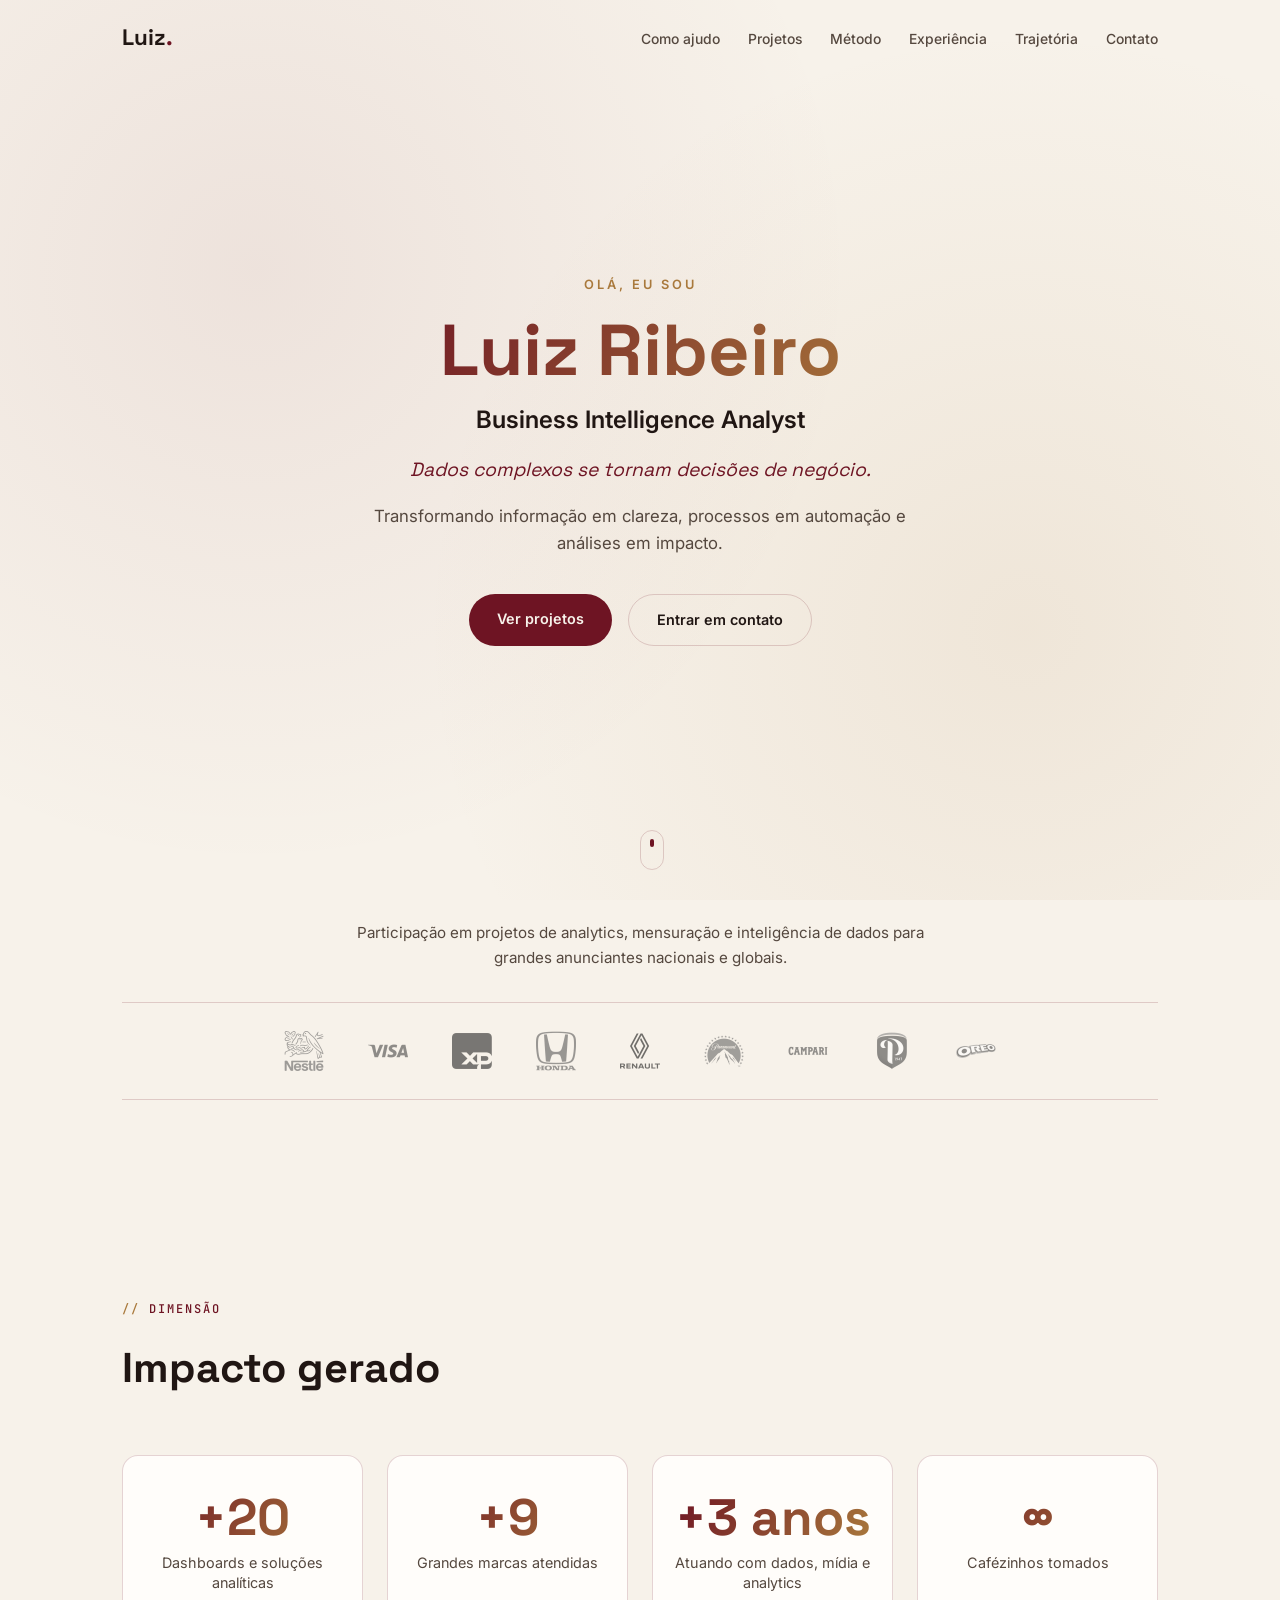
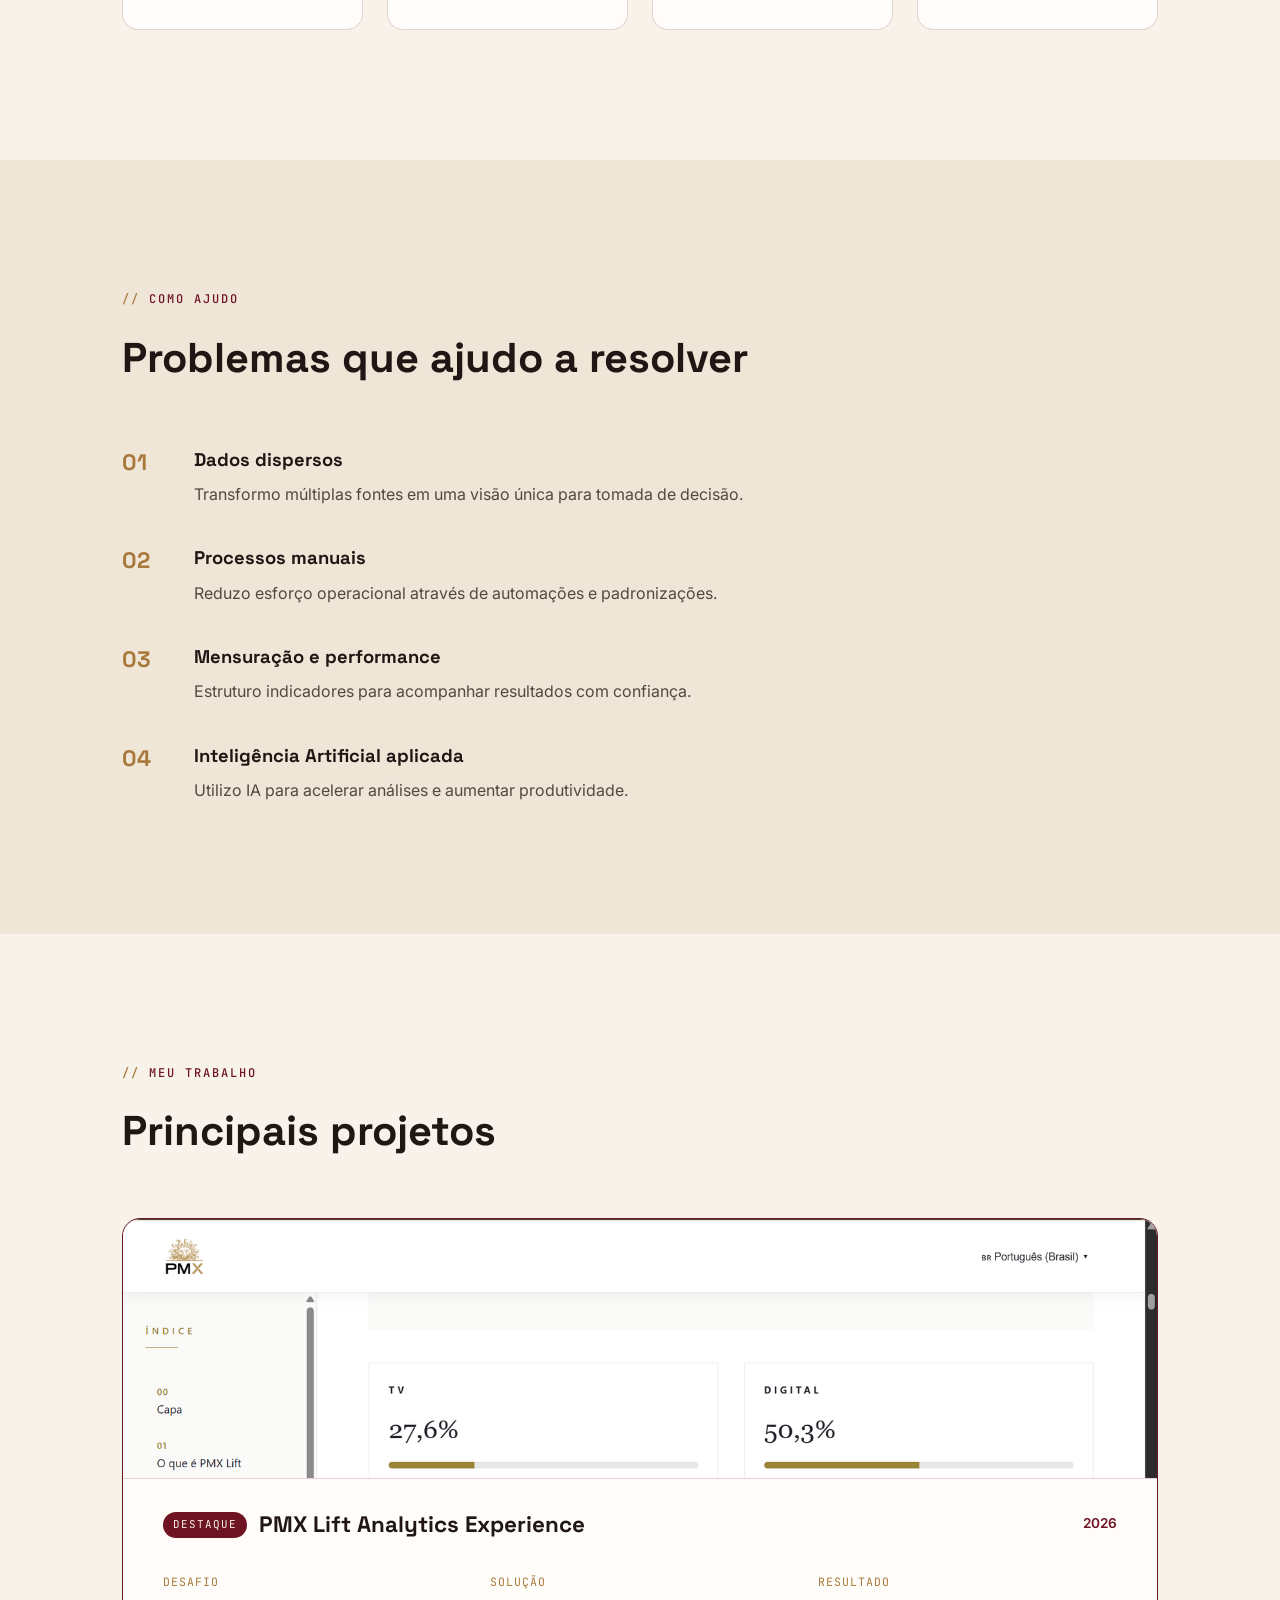
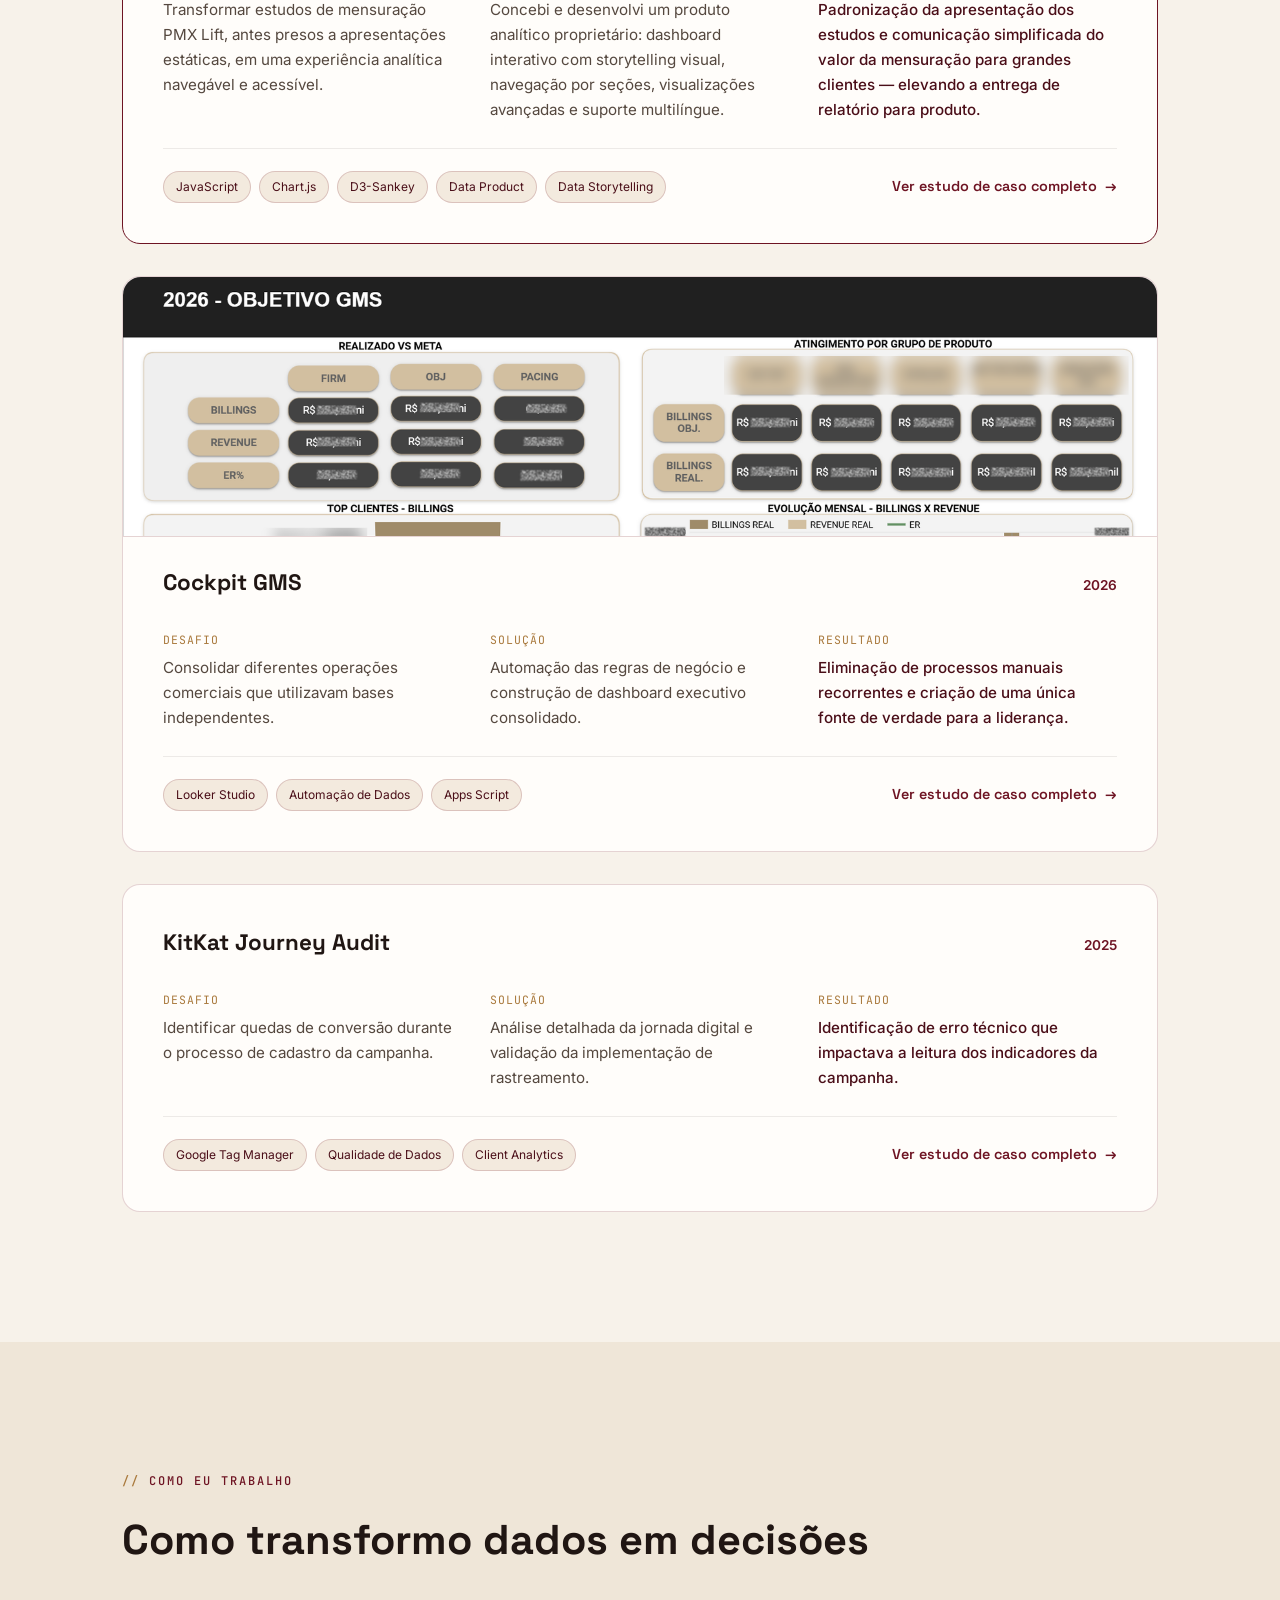
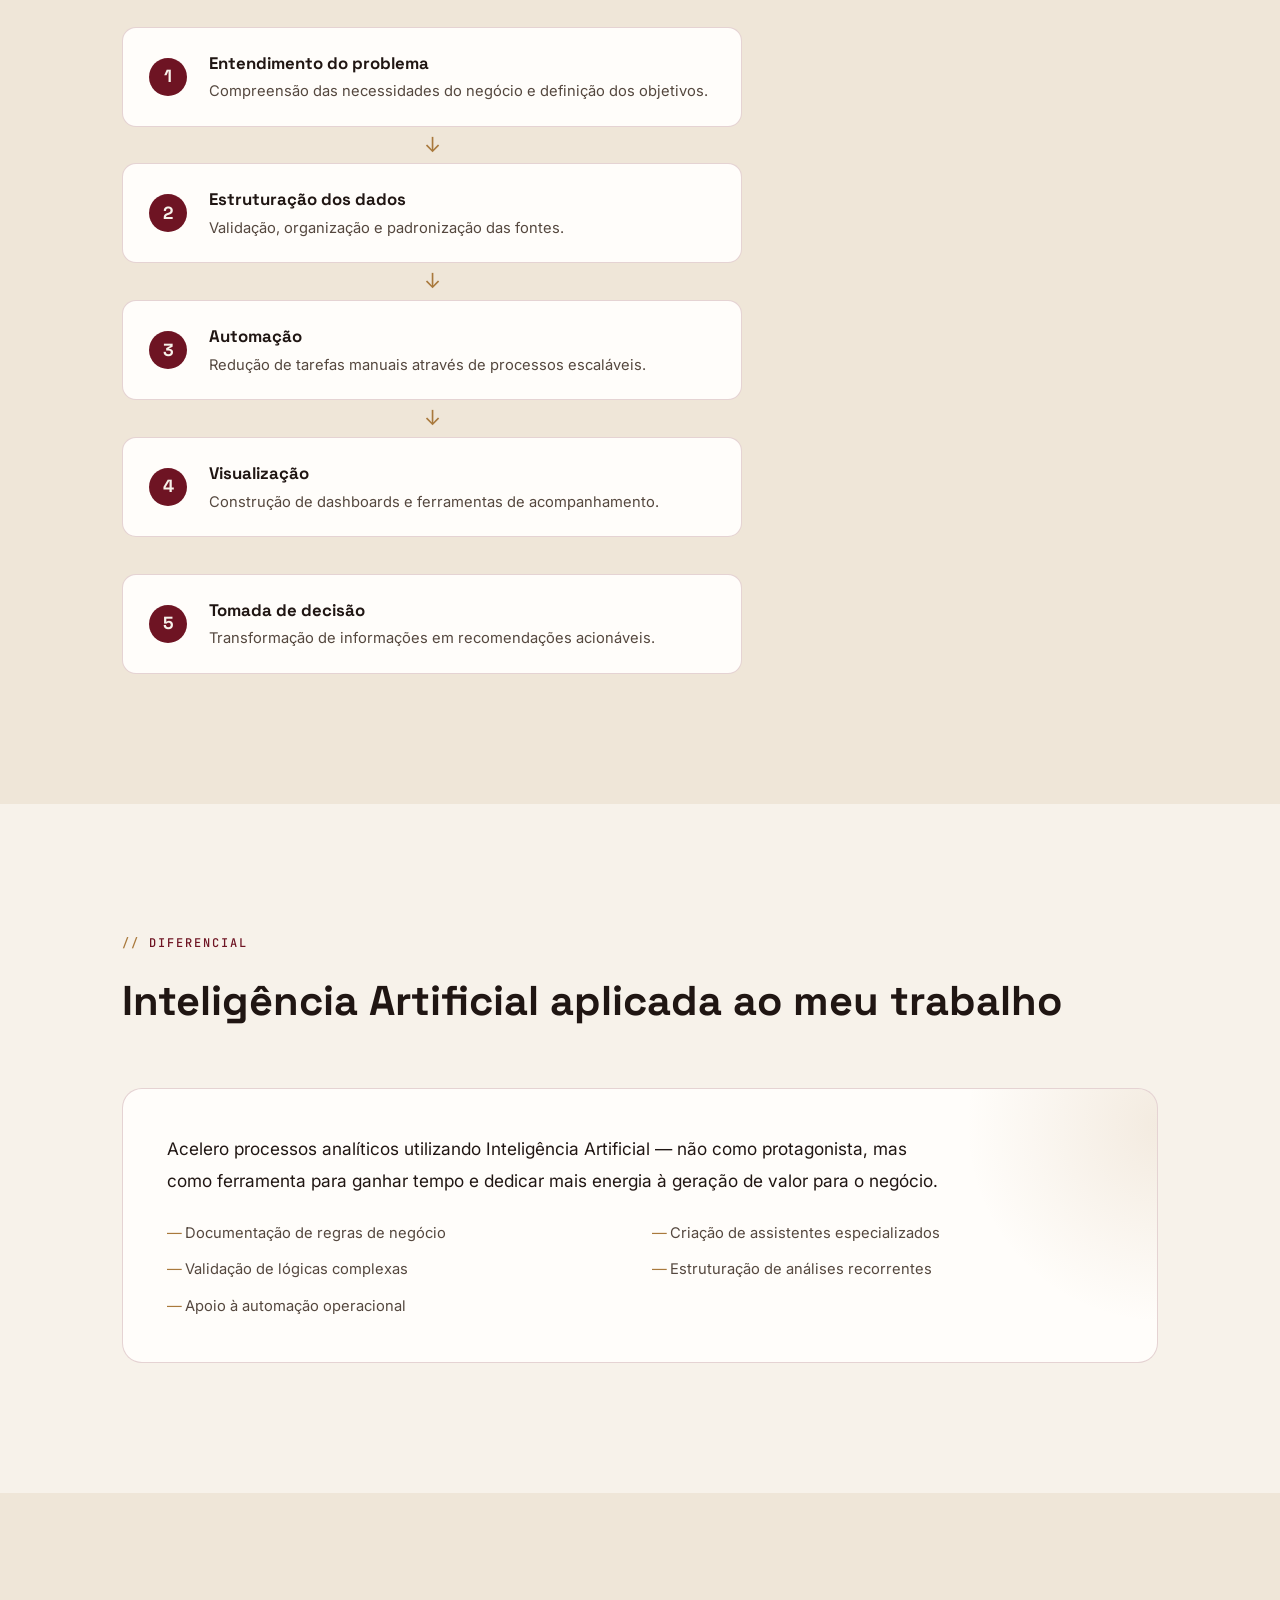
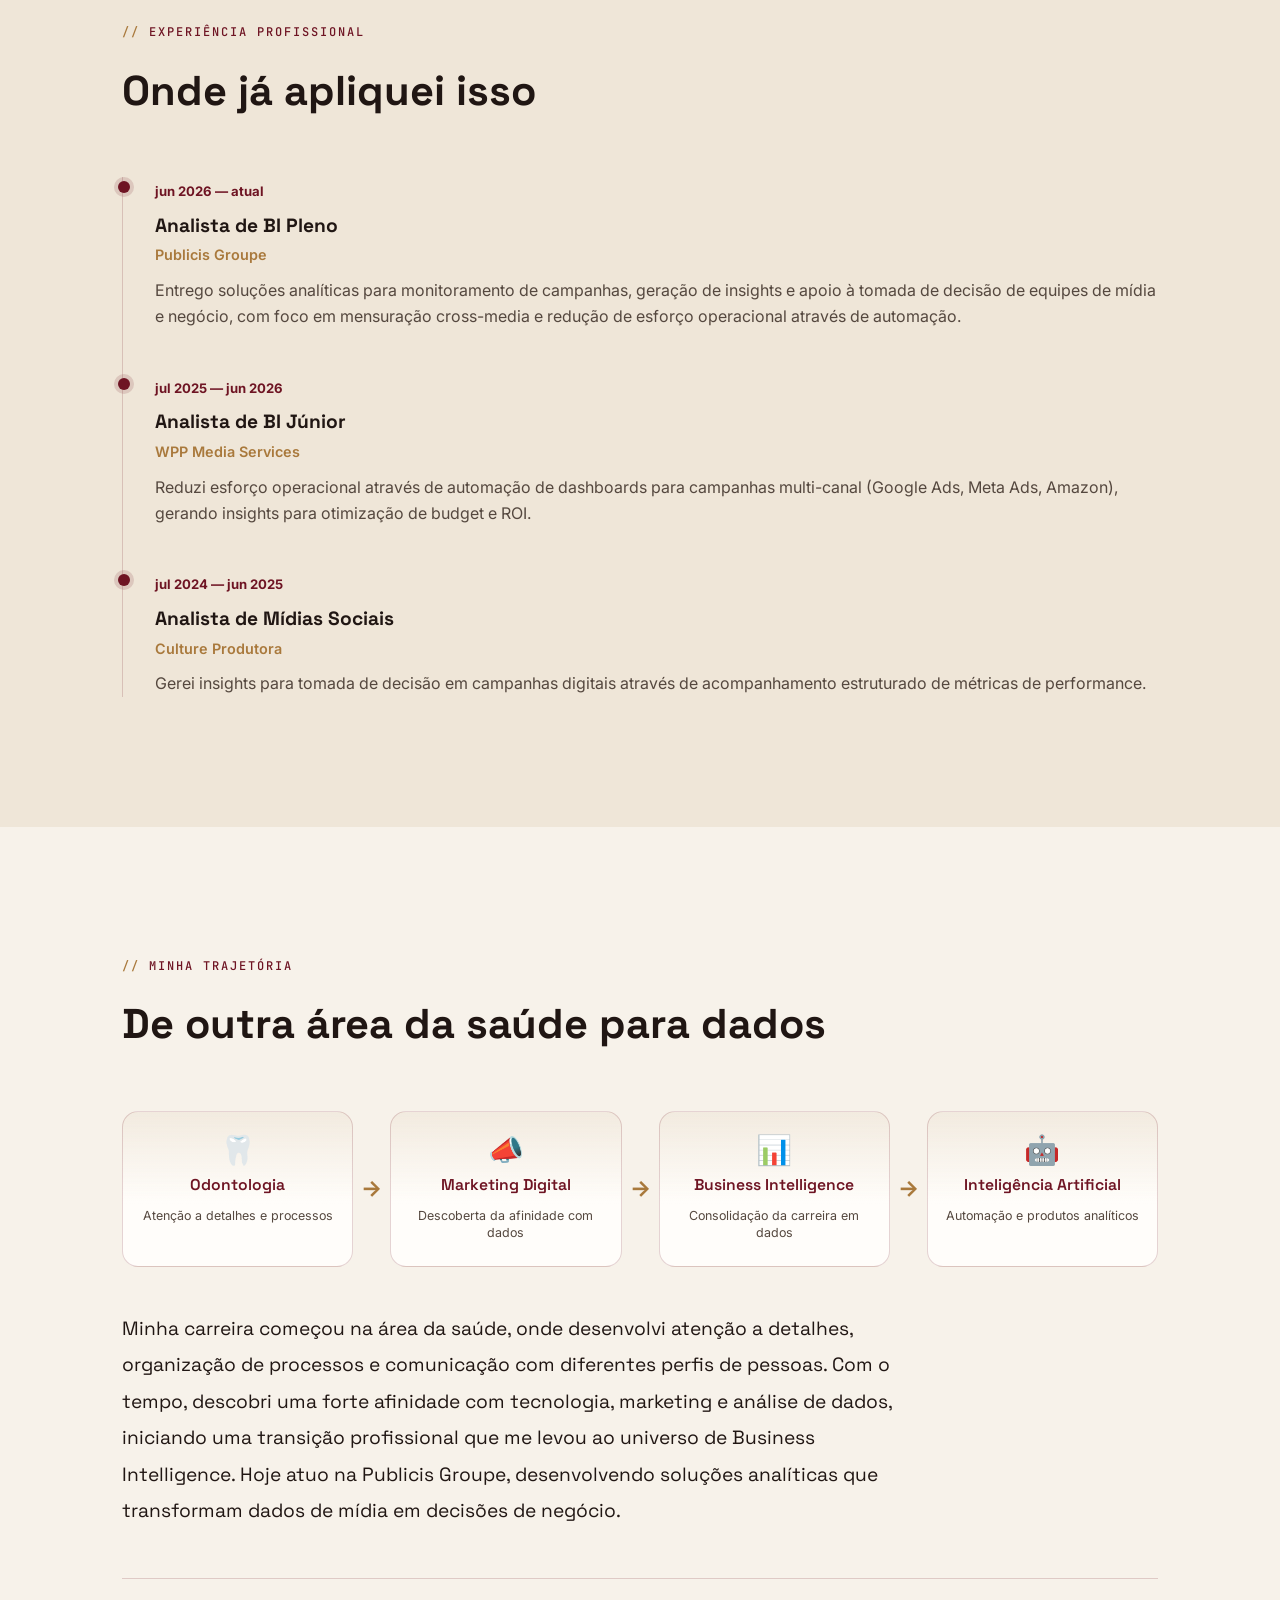
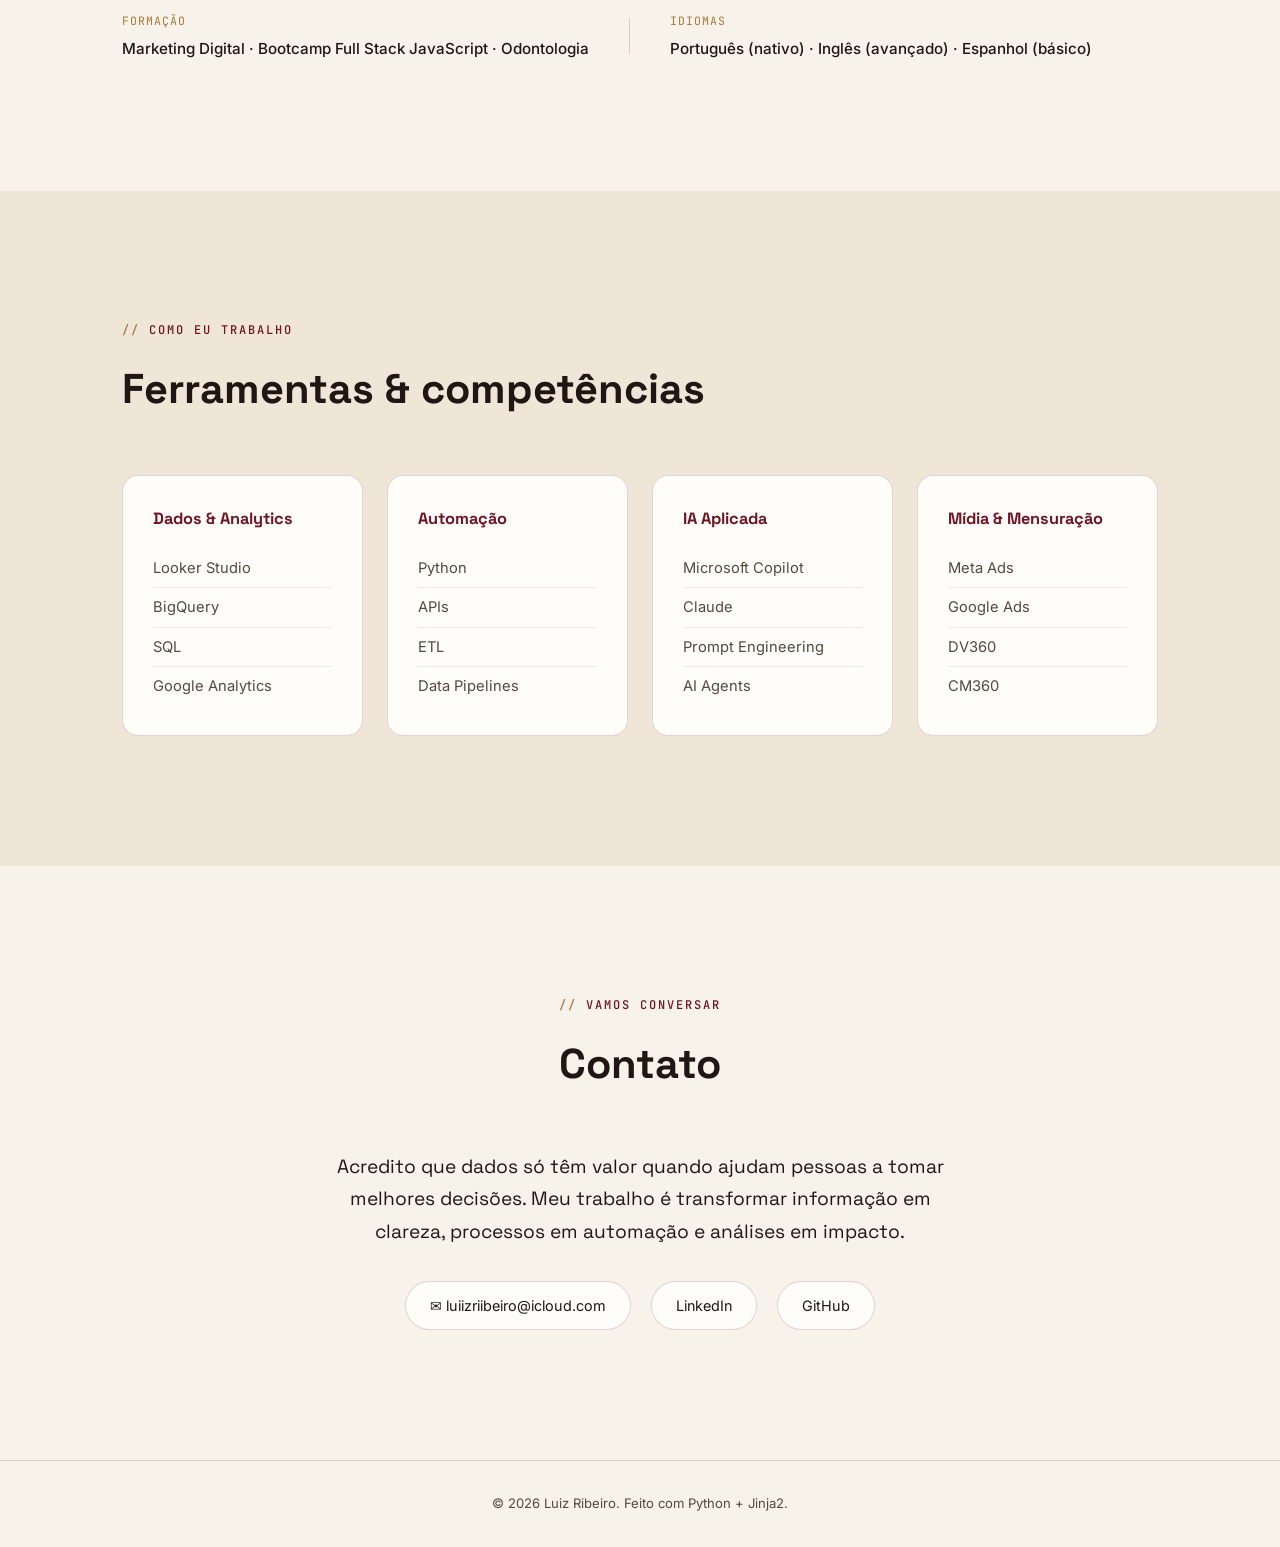
<file: index.html>
<!DOCTYPE html>
<html lang="pt-BR">
<head>
<meta charset="UTF-8">
<meta name="viewport" content="width=device-width, initial-scale=1.0">
<title>Luiz Ribeiro — Business Intelligence Analyst</title>
<meta name="description" content="Transformando informação em clareza, processos em automação e análises em impacto.">
<link rel="icon" type="image/png" sizes="32x32" href="static/images/favicon-32.png">
<link rel="icon" type="image/png" sizes="16x16" href="static/images/favicon-16.png">
<link rel="apple-touch-icon" sizes="180x180" href="static/images/favicon-180.png">
<link rel="preconnect" href="https://fonts.googleapis.com">
<link href="https://fonts.googleapis.com/css2?family=Space+Grotesk:wght@400;500;600;700&family=Inter:wght@300;400;500;600;700&family=JetBrains+Mono:wght@400;500&display=swap" rel="stylesheet">
<link rel="stylesheet" href="static/css/style.css">
</head>
<body>

<div class="progress-bar" id="progressBar"></div>

<nav class="navbar" id="navbar">
  <div class="nav-inner">
    <a href="index.html" class="logo">Luiz<span class="logo-dot">.</span></a>
    <ul class="nav-links">
      
      <li><a href="#problems" class="nav-link" data-section="problems">Como ajudo</a></li>
      <li><a href="#projects" class="nav-link" data-section="projects">Projetos</a></li>
      <li><a href="#methodology" class="nav-link" data-section="methodology">Método</a></li>
      <li><a href="#experience" class="nav-link" data-section="experience">Experiência</a></li>
      <li><a href="#trajectory" class="nav-link" data-section="trajectory">Trajetória</a></li>
      <li><a href="#contact" class="nav-link" data-section="contact">Contato</a></li>

    </ul>
  </div>
</nav>


<header class="hero" id="hero">
  <div class="hero-bg"></div>
  <div class="hero-content" data-aos="fade-up">
    <p class="hero-eyebrow">Olá, eu sou</p>
    <h1 class="hero-name">Luiz Ribeiro</h1>
    <h2 class="hero-role">Business Intelligence Analyst</h2>
    <p class="hero-highlight">Dados complexos se tornam decisões de negócio.</p>
    <p class="hero-role-sub"></p>
    <p class="hero-tagline">Transformando informação em clareza, processos em automação e análises em impacto.</p>
    <div class="hero-cta">
      <a href="#projects" class="btn btn-primary">Ver projetos</a>
      <a href="#contact" class="btn btn-outline">Entrar em contato</a>
    </div>
  </div>
  <div class="scroll-indicator" data-aos="fade-in" data-aos-delay="600"><span></span></div>
</header>

<section class="brands-section" id="brands">
  <div class="container">
    <p class="brands-subtitle" data-aos="fade-up">Participação em projetos de analytics, mensuração e inteligência de dados para grandes anunciantes nacionais e globais.</p>
    <div class="brands-row" data-aos="fade-up" data-aos-delay="100">
      
      <div class="brand-logo" title="Nestlé">
        <img src="static/images/brands/NESTLE.png" alt="Nestlé"
             onerror="this.style.display='none'; this.nextElementSibling.style.display='inline';">
        <span class="brand-fallback" style="display:none;">Nestlé</span>
      </div>
      
      <div class="brand-logo" title="Visa">
        <img src="static/images/brands/VISA.png" alt="Visa"
             onerror="this.style.display='none'; this.nextElementSibling.style.display='inline';">
        <span class="brand-fallback" style="display:none;">Visa</span>
      </div>
      
      <div class="brand-logo" title="XP Investimentos">
        <img src="static/images/brands/XP.png" alt="XP Investimentos"
             onerror="this.style.display='none'; this.nextElementSibling.style.display='inline';">
        <span class="brand-fallback" style="display:none;">XP Investimentos</span>
      </div>
      
      <div class="brand-logo" title="Honda">
        <img src="static/images/brands/HONDA.png" alt="Honda"
             onerror="this.style.display='none'; this.nextElementSibling.style.display='inline';">
        <span class="brand-fallback" style="display:none;">Honda</span>
      </div>
      
      <div class="brand-logo" title="Renault">
        <img src="static/images/brands/RENAULT.png" alt="Renault"
             onerror="this.style.display='none'; this.nextElementSibling.style.display='inline';">
        <span class="brand-fallback" style="display:none;">Renault</span>
      </div>
      
      <div class="brand-logo" title="Paramount">
        <img src="static/images/brands/PARAMOUNT.png" alt="Paramount"
             onerror="this.style.display='none'; this.nextElementSibling.style.display='inline';">
        <span class="brand-fallback" style="display:none;">Paramount</span>
      </div>
      
      <div class="brand-logo" title="Campari">
        <img src="static/images/brands/CAMPARI.png" alt="Campari"
             onerror="this.style.display='none'; this.nextElementSibling.style.display='inline';">
        <span class="brand-fallback" style="display:none;">Campari</span>
      </div>
      
      <div class="brand-logo" title="Polenghi">
        <img src="static/images/brands/POLENGHI.png" alt="Polenghi"
             onerror="this.style.display='none'; this.nextElementSibling.style.display='inline';">
        <span class="brand-fallback" style="display:none;">Polenghi</span>
      </div>
      
      <div class="brand-logo" title="Oreo">
        <img src="static/images/brands/OREO.png" alt="Oreo"
             onerror="this.style.display='none'; this.nextElementSibling.style.display='inline';">
        <span class="brand-fallback" style="display:none;">Oreo</span>
      </div>
      
    </div>
  </div>
</section>

<main>

  <section class="section" id="impact">
    <div class="container">
      <p class="section-label" data-aos="fade-up">Dimensão</p>
      <h2 class="section-title" data-aos="fade-up">Impacto gerado</h2>
      <div class="impact-numbers">
        
        <div class="impact-number-card" data-aos="fade-up" data-aos-delay="0">
          <span class="impact-number">+20</span>
          <span class="impact-number-label">Dashboards e soluções analíticas</span>
        </div>
        
        <div class="impact-number-card" data-aos="fade-up" data-aos-delay="90">
          <span class="impact-number">+9</span>
          <span class="impact-number-label">Grandes marcas atendidas</span>
        </div>
        
        <div class="impact-number-card" data-aos="fade-up" data-aos-delay="180">
          <span class="impact-number">+3 anos</span>
          <span class="impact-number-label">Atuando com dados, mídia e analytics</span>
        </div>
        
        <div class="impact-number-card" data-aos="fade-up" data-aos-delay="270">
          <span class="impact-number">∞</span>
          <span class="impact-number-label">Cafézinhos tomados</span>
        </div>
        
      </div>
    </div>
  </section>

  <section class="section section-alt" id="problems">
    <div class="container">
      <p class="section-label" data-aos="fade-up">Como ajudo</p>
      <h2 class="section-title" data-aos="fade-up">Problemas que ajudo a resolver</h2>
      <div class="problems-list">
        
        <div class="problem-item" data-aos="fade-up" data-aos-delay="0">
          <span class="problem-number">01</span>
          <div class="problem-body">
            <h3 class="problem-title">Dados dispersos</h3>
            <p class="problem-description">Transformo múltiplas fontes em uma visão única para tomada de decisão.</p>
          </div>
        </div>
        
        <div class="problem-item" data-aos="fade-up" data-aos-delay="80">
          <span class="problem-number">02</span>
          <div class="problem-body">
            <h3 class="problem-title">Processos manuais</h3>
            <p class="problem-description">Reduzo esforço operacional através de automações e padronizações.</p>
          </div>
        </div>
        
        <div class="problem-item" data-aos="fade-up" data-aos-delay="160">
          <span class="problem-number">03</span>
          <div class="problem-body">
            <h3 class="problem-title">Mensuração e performance</h3>
            <p class="problem-description">Estruturo indicadores para acompanhar resultados com confiança.</p>
          </div>
        </div>
        
        <div class="problem-item" data-aos="fade-up" data-aos-delay="240">
          <span class="problem-number">04</span>
          <div class="problem-body">
            <h3 class="problem-title">Inteligência Artificial aplicada</h3>
            <p class="problem-description">Utilizo IA para acelerar análises e aumentar produtividade.</p>
          </div>
        </div>
        
      </div>
    </div>
  </section>

  <section class="section" id="projects">
    <div class="container">
      <p class="section-label" data-aos="fade-up">Meu trabalho</p>
      <h2 class="section-title" data-aos="fade-up">Principais projetos</h2>
      <div class="projects-list">
        
        <a href="projects/pmx-lift/index.html"
           class="project-card project-card-link project-featured"
           data-aos="fade-up" data-aos-delay="0">
          
          <div class="project-thumb">
            <img src="static/images/projects/pmx-dashboard.png" alt="PMX Lift Analytics Experience">
          </div>
          
          <div class="project-header">
            <div class="project-title-row">
              <span class="featured-badge">Destaque</span>
              <h3 class="project-title">PMX Lift Analytics Experience</h3>
            </div>
            <span class="project-period">2026</span>
          </div>
          <div class="project-matrix">
            <div class="project-block">
              <span class="project-block-label">Desafio</span>
              <p>Transformar estudos de mensuração PMX Lift, antes presos a apresentações estáticas, em uma experiência analítica navegável e acessível.</p>
            </div>
            <div class="project-block">
              <span class="project-block-label">Solução</span>
              <p>Concebi e desenvolvi um produto analítico proprietário: dashboard interativo com storytelling visual, navegação por seções, visualizações avançadas e suporte multilíngue.</p>
            </div>
            <div class="project-block project-block-result">
              <span class="project-block-label">Resultado</span>
              <p>Padronização da apresentação dos estudos e comunicação simplificada do valor da mensuração para grandes clientes — elevando a entrega de relatório para produto.</p>
            </div>
          </div>
          <div class="project-footer">
            <div class="project-tags">
              <span class="tag">JavaScript</span><span class="tag">Chart.js</span><span class="tag">D3-Sankey</span><span class="tag">Data Product</span><span class="tag">Data Storytelling</span>
            </div>
            <span class="project-cta">Ver estudo de caso completo <span class="project-cta-arrow">→</span></span>
          </div>
        </a>
        
        <a href="projects/cockpit-gms/index.html"
           class="project-card project-card-link "
           data-aos="fade-up" data-aos-delay="80">
          
          <div class="project-thumb">
            <img src="static/images/projects/gms-objetivo-safe.png" alt="Cockpit GMS">
          </div>
          
          <div class="project-header">
            <div class="project-title-row">
              
              <h3 class="project-title">Cockpit GMS</h3>
            </div>
            <span class="project-period">2026</span>
          </div>
          <div class="project-matrix">
            <div class="project-block">
              <span class="project-block-label">Desafio</span>
              <p>Consolidar diferentes operações comerciais que utilizavam bases independentes.</p>
            </div>
            <div class="project-block">
              <span class="project-block-label">Solução</span>
              <p>Automação das regras de negócio e construção de dashboard executivo consolidado.</p>
            </div>
            <div class="project-block project-block-result">
              <span class="project-block-label">Resultado</span>
              <p>Eliminação de processos manuais recorrentes e criação de uma única fonte de verdade para a liderança.</p>
            </div>
          </div>
          <div class="project-footer">
            <div class="project-tags">
              <span class="tag">Looker Studio</span><span class="tag">Automação de Dados</span><span class="tag">Apps Script</span>
            </div>
            <span class="project-cta">Ver estudo de caso completo <span class="project-cta-arrow">→</span></span>
          </div>
        </a>
        
        <a href="projects/kitkat-journey-audit/index.html"
           class="project-card project-card-link "
           data-aos="fade-up" data-aos-delay="160">
          
          <div class="project-header">
            <div class="project-title-row">
              
              <h3 class="project-title">KitKat Journey Audit</h3>
            </div>
            <span class="project-period">2025</span>
          </div>
          <div class="project-matrix">
            <div class="project-block">
              <span class="project-block-label">Desafio</span>
              <p>Identificar quedas de conversão durante o processo de cadastro da campanha.</p>
            </div>
            <div class="project-block">
              <span class="project-block-label">Solução</span>
              <p>Análise detalhada da jornada digital e validação da implementação de rastreamento.</p>
            </div>
            <div class="project-block project-block-result">
              <span class="project-block-label">Resultado</span>
              <p>Identificação de erro técnico que impactava a leitura dos indicadores da campanha.</p>
            </div>
          </div>
          <div class="project-footer">
            <div class="project-tags">
              <span class="tag">Google Tag Manager</span><span class="tag">Qualidade de Dados</span><span class="tag">Client Analytics</span>
            </div>
            <span class="project-cta">Ver estudo de caso completo <span class="project-cta-arrow">→</span></span>
          </div>
        </a>
        
      </div>
    </div>
  </section>

  <section class="section section-alt" id="methodology">
    <div class="container">
      <p class="section-label" data-aos="fade-up">Como eu trabalho</p>
      <h2 class="section-title" data-aos="fade-up">Como transformo dados em decisões</h2>
      <div class="methodology-flow">
        
        <div class="methodology-step" data-aos="fade-up" data-aos-delay="0">
          <span class="methodology-step-number">1</span>
          <div class="methodology-step-body">
            <h3 class="methodology-step-title">Entendimento do problema</h3>
            <p class="methodology-step-description">Compreensão das necessidades do negócio e definição dos objetivos.</p>
          </div>
        </div>
        <div class="methodology-arrow" data-aos="fade-in">↓</div>
        
        <div class="methodology-step" data-aos="fade-up" data-aos-delay="90">
          <span class="methodology-step-number">2</span>
          <div class="methodology-step-body">
            <h3 class="methodology-step-title">Estruturação dos dados</h3>
            <p class="methodology-step-description">Validação, organização e padronização das fontes.</p>
          </div>
        </div>
        <div class="methodology-arrow" data-aos="fade-in">↓</div>
        
        <div class="methodology-step" data-aos="fade-up" data-aos-delay="180">
          <span class="methodology-step-number">3</span>
          <div class="methodology-step-body">
            <h3 class="methodology-step-title">Automação</h3>
            <p class="methodology-step-description">Redução de tarefas manuais através de processos escaláveis.</p>
          </div>
        </div>
        <div class="methodology-arrow" data-aos="fade-in">↓</div>
        
        <div class="methodology-step" data-aos="fade-up" data-aos-delay="270">
          <span class="methodology-step-number">4</span>
          <div class="methodology-step-body">
            <h3 class="methodology-step-title">Visualização</h3>
            <p class="methodology-step-description">Construção de dashboards e ferramentas de acompanhamento.</p>
          </div>
        </div>
        <div class="methodology-arrow" data-aos="fade-in">↓</div>
        
        <div class="methodology-step" data-aos="fade-up" data-aos-delay="360">
          <span class="methodology-step-number">5</span>
          <div class="methodology-step-body">
            <h3 class="methodology-step-title">Tomada de decisão</h3>
            <p class="methodology-step-description">Transformação de informações em recomendações acionáveis.</p>
          </div>
        </div>
        
        
      </div>
    </div>
  </section>

  <section class="section ai-section" id="ai">
    <div class="container">
      <p class="section-label" data-aos="fade-up">Diferencial</p>
      <h2 class="section-title" data-aos="fade-up">Inteligência Artificial aplicada ao meu trabalho</h2>
      <div class="ai-card" data-aos="fade-up" data-aos-delay="100">
        <div class="ai-glow"></div>
        <p class="ai-text">Acelero processos analíticos utilizando Inteligência Artificial — não como protagonista, mas como ferramenta para ganhar tempo e dedicar mais energia à geração de valor para o negócio.</p>
        <ul class="ai-items">
          <li>Documentação de regras de negócio</li><li>Criação de assistentes especializados</li><li>Validação de lógicas complexas</li><li>Estruturação de análises recorrentes</li><li>Apoio à automação operacional</li>
        </ul>
      </div>
    </div>
  </section>

  <section class="section section-alt" id="experience">
    <div class="container">
      <p class="section-label" data-aos="fade-up">Experiência profissional</p>
      <h2 class="section-title" data-aos="fade-up">Onde já apliquei isso</h2>
      <div class="timeline">
        
        <div class="timeline-item" data-aos="fade-up" data-aos-delay="0">
          <div class="timeline-marker"></div>
          <div class="timeline-content">
            <span class="timeline-period">jun 2026 — atual</span>
            <h3 class="timeline-role">Analista de BI Pleno</h3>
            <p class="timeline-company">Publicis Groupe</p>
            <p class="timeline-description">Entrego soluções analíticas para monitoramento de campanhas, geração de insights e apoio à tomada de decisão de equipes de mídia e negócio, com foco em mensuração cross-media e redução de esforço operacional através de automação.</p>
          </div>
        </div>
        
        <div class="timeline-item" data-aos="fade-up" data-aos-delay="100">
          <div class="timeline-marker"></div>
          <div class="timeline-content">
            <span class="timeline-period">jul 2025 — jun 2026</span>
            <h3 class="timeline-role">Analista de BI Júnior</h3>
            <p class="timeline-company">WPP Media Services</p>
            <p class="timeline-description">Reduzi esforço operacional através de automação de dashboards para campanhas multi-canal (Google Ads, Meta Ads, Amazon), gerando insights para otimização de budget e ROI.</p>
          </div>
        </div>
        
        <div class="timeline-item" data-aos="fade-up" data-aos-delay="200">
          <div class="timeline-marker"></div>
          <div class="timeline-content">
            <span class="timeline-period">jul 2024 — jun 2025</span>
            <h3 class="timeline-role">Analista de Mídias Sociais</h3>
            <p class="timeline-company">Culture Produtora</p>
            <p class="timeline-description">Gerei insights para tomada de decisão em campanhas digitais através de acompanhamento estruturado de métricas de performance.</p>
          </div>
        </div>
        
      </div>
    </div>
  </section>

  <section class="section trajectory-section" id="trajectory">
    <div class="container">
      <p class="section-label" data-aos="fade-up">Minha trajetória</p>
      <h2 class="section-title" data-aos="fade-up">De outra área da saúde para dados</h2>
      <div class="trajectory-phases" data-aos="fade-up">
        
        <div class="phase-card" data-aos="fade-up" data-aos-delay="0">
          <span class="phase-icon">🦷</span>
          <span class="phase-title">Odontologia</span>
          <span class="phase-note">Atenção a detalhes e processos</span>
        </div>
        <div class="phase-connector" aria-hidden="true">→</div>
        
        <div class="phase-card" data-aos="fade-up" data-aos-delay="90">
          <span class="phase-icon">📣</span>
          <span class="phase-title">Marketing Digital</span>
          <span class="phase-note">Descoberta da afinidade com dados</span>
        </div>
        <div class="phase-connector" aria-hidden="true">→</div>
        
        <div class="phase-card" data-aos="fade-up" data-aos-delay="180">
          <span class="phase-icon">📊</span>
          <span class="phase-title">Business Intelligence</span>
          <span class="phase-note">Consolidação da carreira em dados</span>
        </div>
        <div class="phase-connector" aria-hidden="true">→</div>
        
        <div class="phase-card" data-aos="fade-up" data-aos-delay="270">
          <span class="phase-icon">🤖</span>
          <span class="phase-title">Inteligência Artificial</span>
          <span class="phase-note">Automação e produtos analíticos</span>
        </div>
        
        
      </div>
      <p class="trajectory-text" data-aos="fade-up" data-aos-delay="100">Minha carreira começou na área da saúde, onde desenvolvi atenção a detalhes, organização de processos e comunicação com diferentes perfis de pessoas. Com o tempo, descobri uma forte afinidade com tecnologia, marketing e análise de dados, iniciando uma transição profissional que me levou ao universo de Business Intelligence. Hoje atuo na Publicis Groupe, desenvolvendo soluções analíticas que transformam dados de mídia em decisões de negócio.</p>
      <div class="education-row" data-aos="fade-up" data-aos-delay="200">
        <div class="education-block">
          <span class="education-label">Formação</span>
          <span class="education-value">Marketing Digital · Bootcamp Full Stack JavaScript · Odontologia</span>
        </div>
        <div class="education-divider"></div>
        <div class="education-block">
          <span class="education-label">Idiomas</span>
          <span class="education-value">Português (nativo) · Inglês (avançado) · Espanhol (básico)</span>
        </div>
      </div>
    </div>
  </section>

  <section class="section section-alt" id="skills">
    <div class="container">
      <p class="section-label" data-aos="fade-up">Como eu trabalho</p>
      <h2 class="section-title" data-aos="fade-up">Ferramentas &amp; competências</h2>
      <div class="skills-grid">
        
        <div class="skill-card" data-aos="fade-up" data-aos-delay="0">
          <h3 class="skill-category">Dados & Analytics</h3>
          <ul class="skill-items">
            <li>Looker Studio</li><li>BigQuery</li><li>SQL</li><li>Google Analytics</li>
          </ul>
        </div>
        
        <div class="skill-card" data-aos="fade-up" data-aos-delay="100">
          <h3 class="skill-category">Automação</h3>
          <ul class="skill-items">
            <li>Python</li><li>APIs</li><li>ETL</li><li>Data Pipelines</li>
          </ul>
        </div>
        
        <div class="skill-card" data-aos="fade-up" data-aos-delay="200">
          <h3 class="skill-category">IA Aplicada</h3>
          <ul class="skill-items">
            <li>Microsoft Copilot</li><li>Claude</li><li>Prompt Engineering</li><li>AI Agents</li>
          </ul>
        </div>
        
        <div class="skill-card" data-aos="fade-up" data-aos-delay="300">
          <h3 class="skill-category">Mídia & Mensuração</h3>
          <ul class="skill-items">
            <li>Meta Ads</li><li>Google Ads</li><li>DV360</li><li>CM360</li>
          </ul>
        </div>
        
      </div>
    </div>
  </section>

  <section class="section contact-section" id="contact">
    <div class="container">
      <p class="section-label" data-aos="fade-up">Vamos conversar</p>
      <h2 class="section-title" data-aos="fade-up">Contato</h2>
      <p class="contact-closing" data-aos="fade-up" data-aos-delay="100">Acredito que dados só têm valor quando ajudam pessoas a tomar melhores decisões. Meu trabalho é transformar informação em clareza, processos em automação e análises em impacto.</p>
      <div class="contact-links" data-aos="fade-up" data-aos-delay="200">
        <a href="mailto:luiizriibeiro@icloud.com" class="contact-link">✉ luiizriibeiro@icloud.com</a>
        <a href="https://linkedin.com/in/-luizribeiro" target="_blank" class="contact-link">LinkedIn</a>
        <a href="https://github.com/LuizRibeiro-Dev" target="_blank" class="contact-link">GitHub</a>
      </div>
    </div>
  </section>

</main>


<footer class="footer">
  <p>© <span id="year"></span> Luiz Ribeiro. Feito com Python + Jinja2.</p>
</footer>

<button class="back-to-top" id="backToTop" aria-label="Voltar ao topo">↑</button>

<!-- Lightbox para screenshots -->
<div class="lightbox" id="lightbox" role="dialog" aria-hidden="true">
  <button class="lightbox-close" id="lightboxClose" aria-label="Fechar">×</button>
  <img class="lightbox-img" id="lightboxImg" alt="">
</div>

<script src="static/js/script.js"></script>
</body>
</html>
</file>
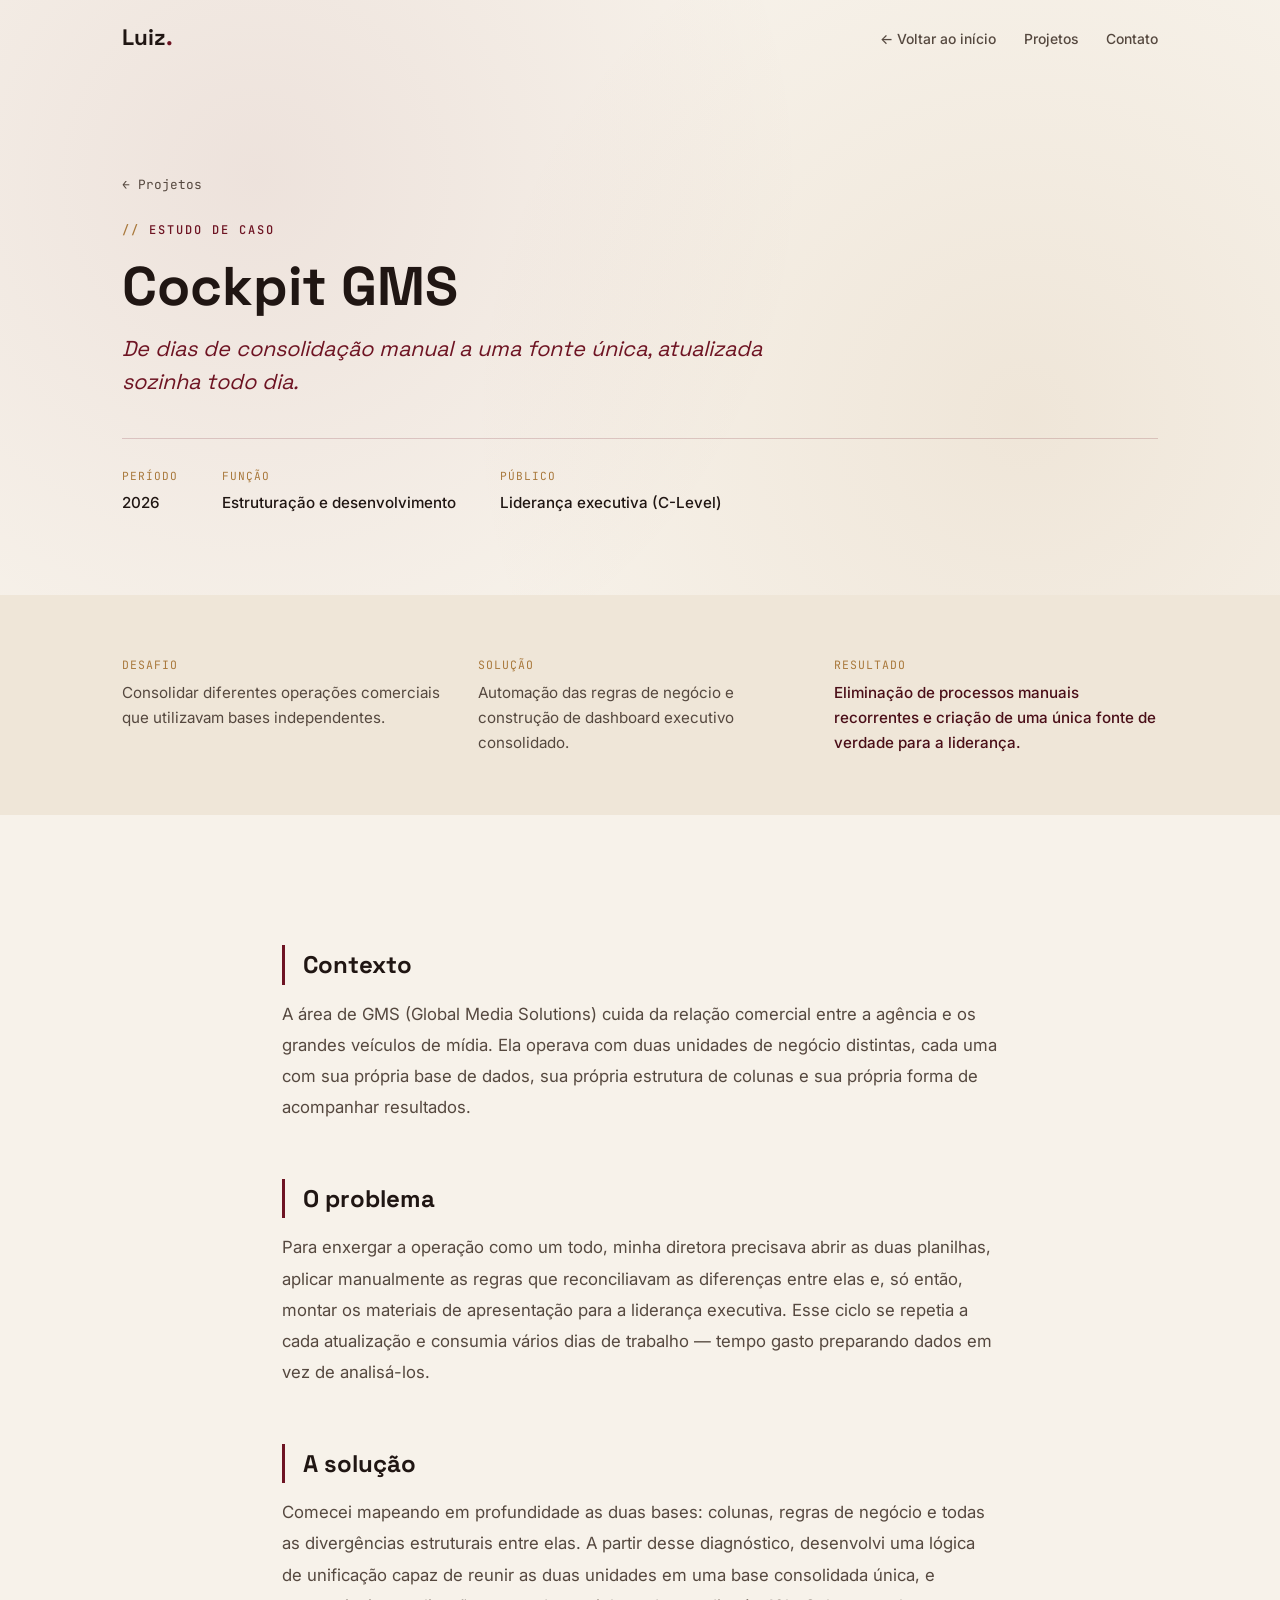
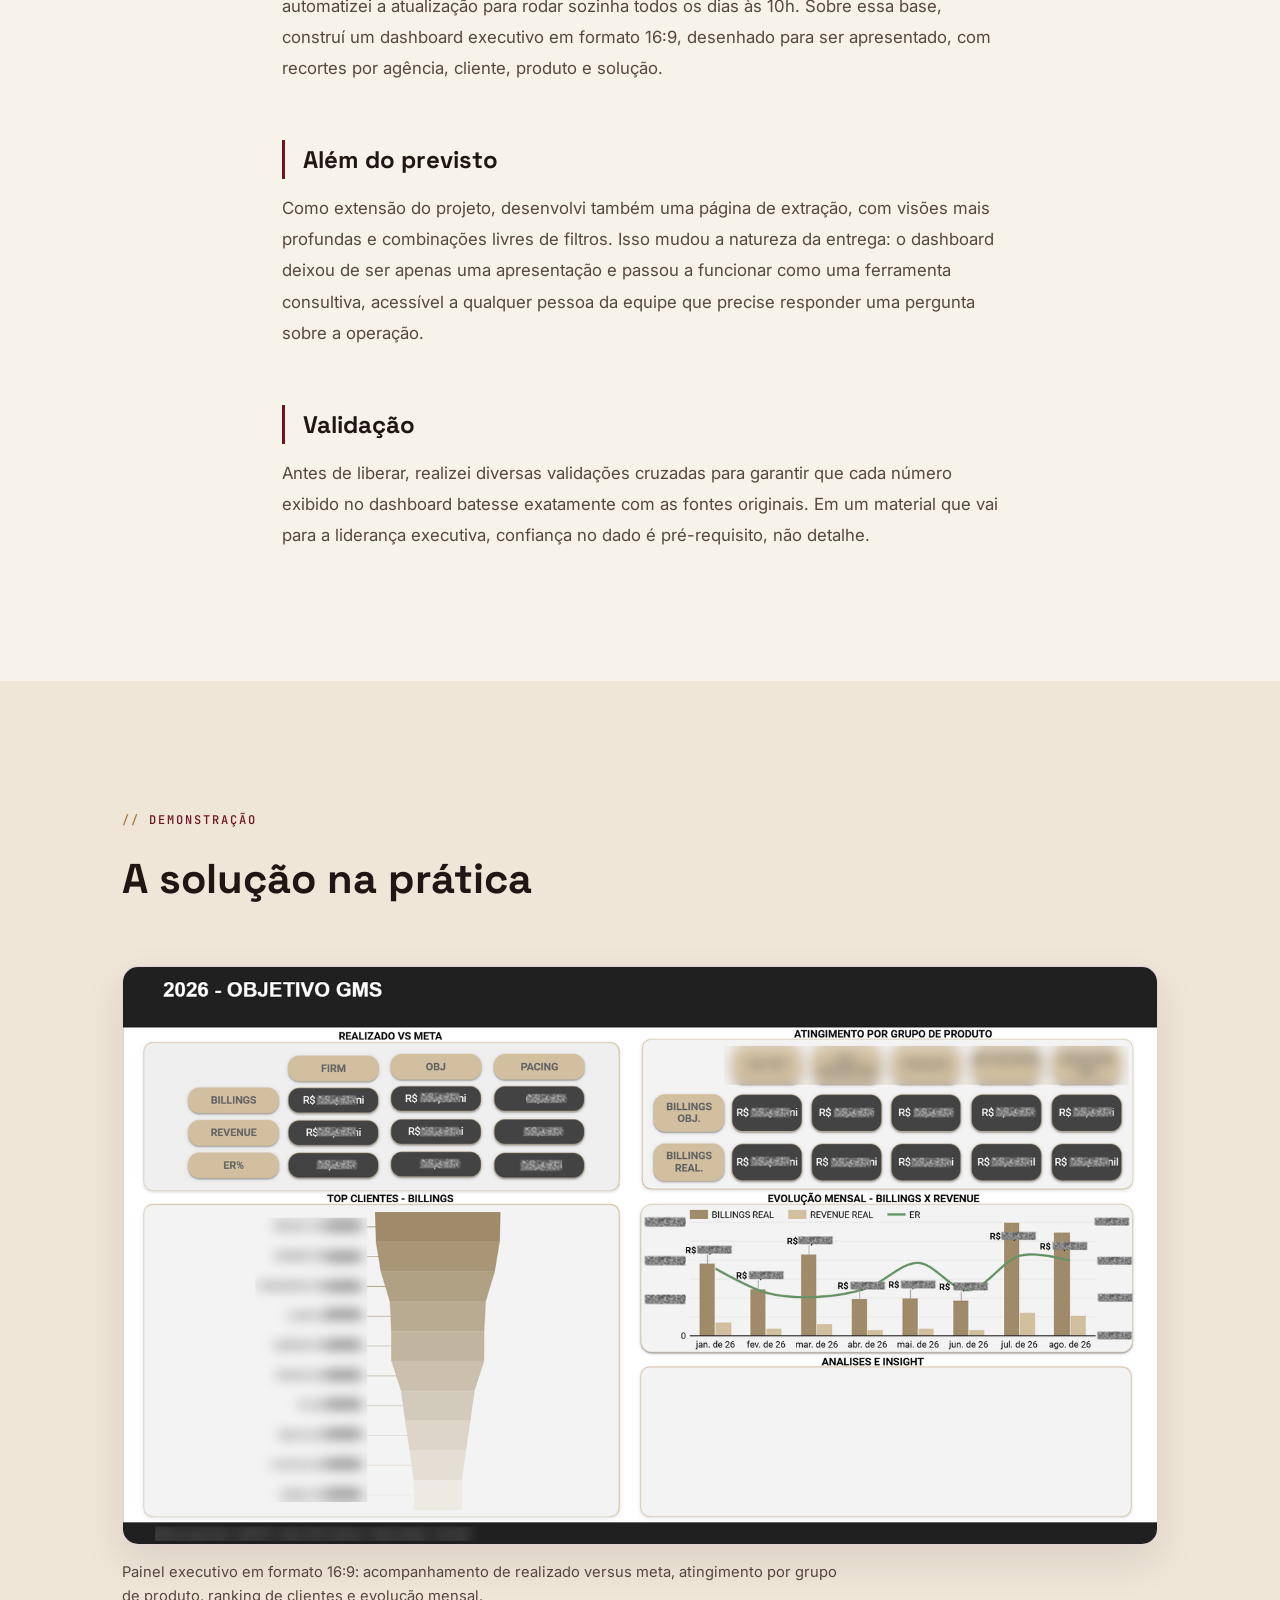
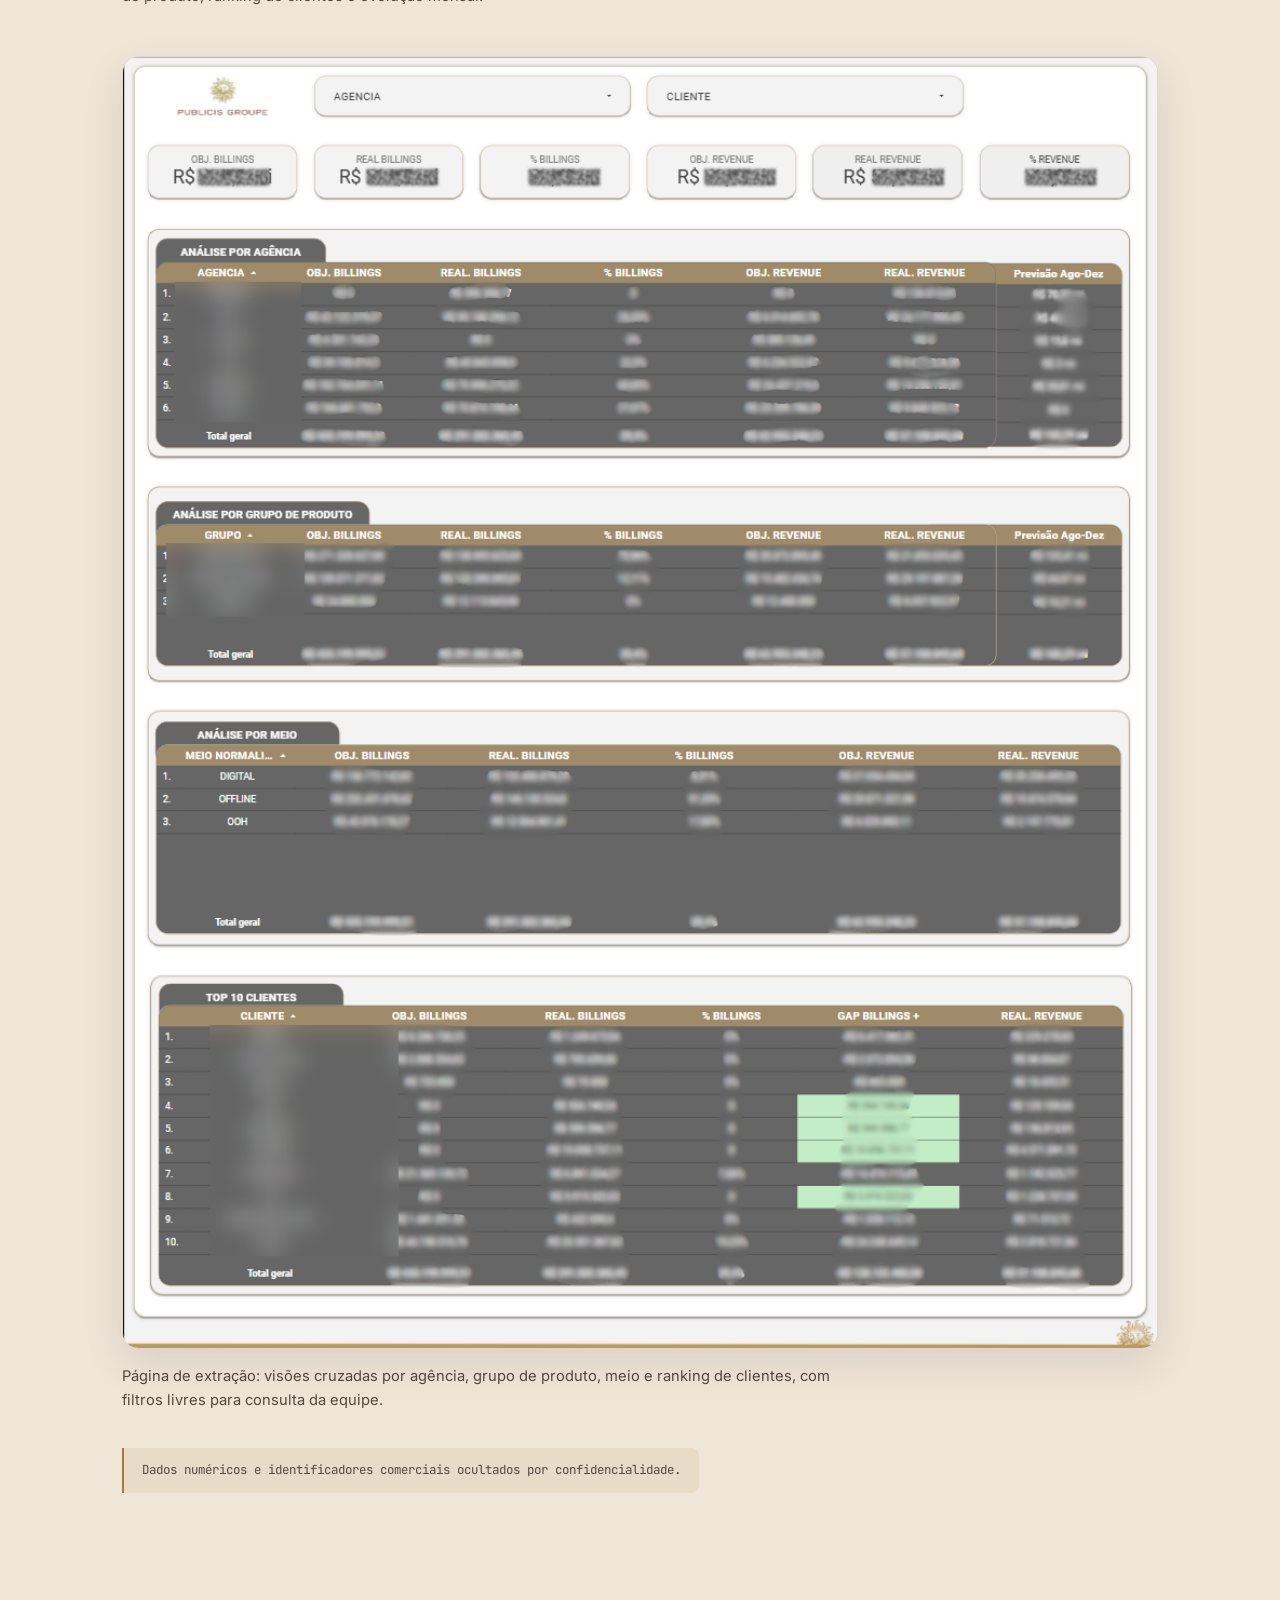
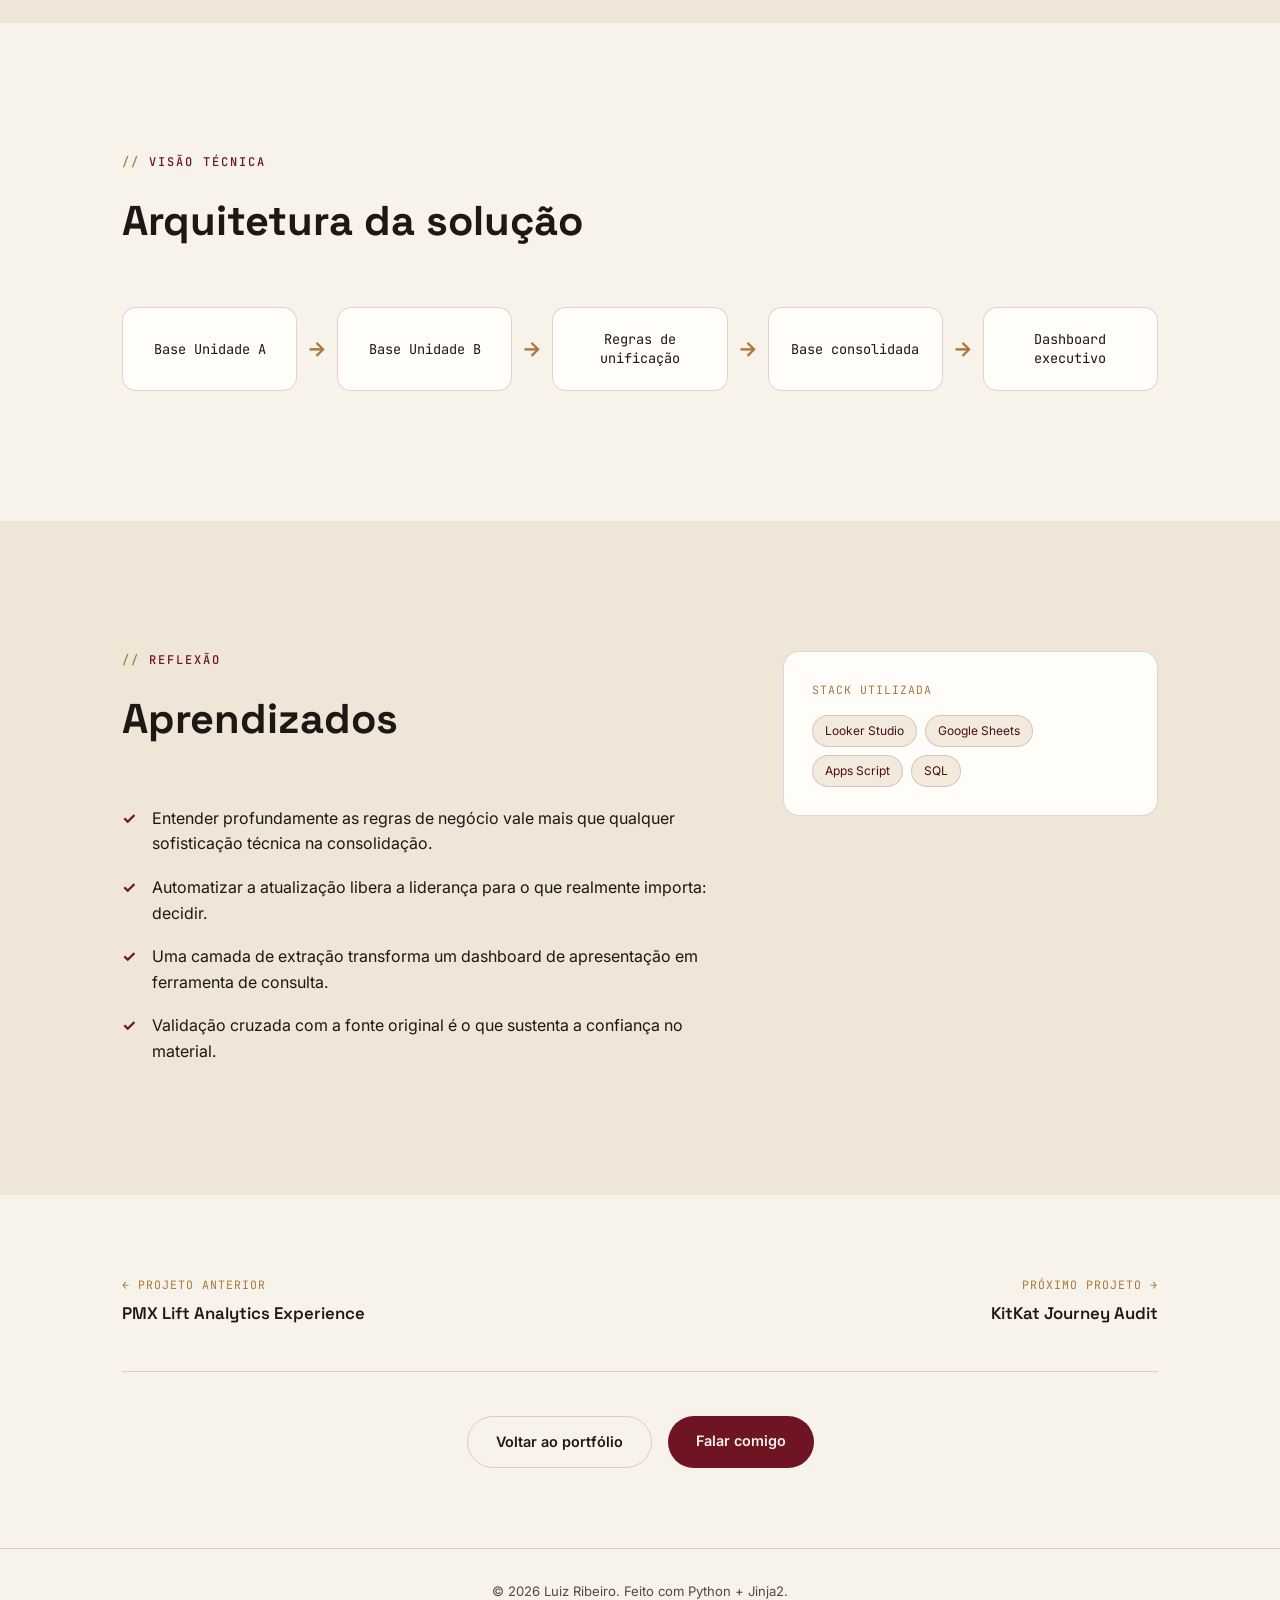
<file: projects/cockpit-gms/index.html>
<!DOCTYPE html>
<html lang="pt-BR">
<head>
<meta charset="UTF-8">
<meta name="viewport" content="width=device-width, initial-scale=1.0">
<title>Cockpit GMS — Luiz Ribeiro</title>
<meta name="description" content="De dias de consolidação manual a uma fonte única, atualizada sozinha todo dia.">
<link rel="icon" type="image/png" sizes="32x32" href="../../static/images/favicon-32.png">
<link rel="icon" type="image/png" sizes="16x16" href="../../static/images/favicon-16.png">
<link rel="apple-touch-icon" sizes="180x180" href="../../static/images/favicon-180.png">
<link rel="preconnect" href="https://fonts.googleapis.com">
<link href="https://fonts.googleapis.com/css2?family=Space+Grotesk:wght@400;500;600;700&family=Inter:wght@300;400;500;600;700&family=JetBrains+Mono:wght@400;500&display=swap" rel="stylesheet">
<link rel="stylesheet" href="../../static/css/style.css">
</head>
<body>

<div class="progress-bar" id="progressBar"></div>

<nav class="navbar" id="navbar">
  <div class="nav-inner">
    <a href="../../index.html" class="logo">Luiz<span class="logo-dot">.</span></a>
    <ul class="nav-links">
      
      <li><a href="../../index.html" class="nav-link">← Voltar ao início</a></li>
      <li><a href="../../index.html#projects" class="nav-link">Projetos</a></li>
      <li><a href="../../index.html#contact" class="nav-link">Contato</a></li>

    </ul>
  </div>
</nav>


<header class="case-hero">
  <div class="hero-bg"></div>
  <div class="container case-hero-inner">
    <a href="../../index.html#projects" class="case-breadcrumb" data-aos="fade-in">← Projetos</a>
    <p class="section-label" data-aos="fade-up">Estudo de caso</p>
    <h1 class="case-title" data-aos="fade-up">Cockpit GMS</h1>
    <p class="case-subtitle" data-aos="fade-up" data-aos-delay="80">De dias de consolidação manual a uma fonte única, atualizada sozinha todo dia.</p>
    <div class="case-meta" data-aos="fade-up" data-aos-delay="160">
      
      <div class="case-meta-item">
        <span class="case-meta-label">Período</span>
        <span class="case-meta-value">2026</span>
      </div>
      
      <div class="case-meta-item">
        <span class="case-meta-label">Função</span>
        <span class="case-meta-value">Estruturação e desenvolvimento</span>
      </div>
      
      <div class="case-meta-item">
        <span class="case-meta-label">Público</span>
        <span class="case-meta-value">Liderança executiva (C-Level)</span>
      </div>
      
    </div>
  </div>
</header>

<main>

  <section class="section-compact section-alt">
    <div class="container">
      <div class="case-summary">
        <div class="case-summary-block" data-aos="fade-up">
          <span class="project-block-label">Desafio</span>
          <p>Consolidar diferentes operações comerciais que utilizavam bases independentes.</p>
        </div>
        <div class="case-summary-block" data-aos="fade-up" data-aos-delay="80">
          <span class="project-block-label">Solução</span>
          <p>Automação das regras de negócio e construção de dashboard executivo consolidado.</p>
        </div>
        <div class="case-summary-block case-summary-result" data-aos="fade-up" data-aos-delay="160">
          <span class="project-block-label">Resultado</span>
          <p>Eliminação de processos manuais recorrentes e criação de uma única fonte de verdade para a liderança.</p>
        </div>
      </div>
    </div>
  </section>

  <section class="section">
    <div class="container case-body">
      
      <article class="case-section" data-aos="fade-up">
        <h2 class="case-section-title">Contexto</h2>
        <p class="case-section-body">A área de GMS (Global Media Solutions) cuida da relação comercial entre a agência e os grandes veículos de mídia. Ela operava com duas unidades de negócio distintas, cada uma com sua própria base de dados, sua própria estrutura de colunas e sua própria forma de acompanhar resultados.</p>
      </article>
      
      <article class="case-section" data-aos="fade-up">
        <h2 class="case-section-title">O problema</h2>
        <p class="case-section-body">Para enxergar a operação como um todo, minha diretora precisava abrir as duas planilhas, aplicar manualmente as regras que reconciliavam as diferenças entre elas e, só então, montar os materiais de apresentação para a liderança executiva. Esse ciclo se repetia a cada atualização e consumia vários dias de trabalho — tempo gasto preparando dados em vez de analisá-los.</p>
      </article>
      
      <article class="case-section" data-aos="fade-up">
        <h2 class="case-section-title">A solução</h2>
        <p class="case-section-body">Comecei mapeando em profundidade as duas bases: colunas, regras de negócio e todas as divergências estruturais entre elas. A partir desse diagnóstico, desenvolvi uma lógica de unificação capaz de reunir as duas unidades em uma base consolidada única, e automatizei a atualização para rodar sozinha todos os dias às 10h. Sobre essa base, construí um dashboard executivo em formato 16:9, desenhado para ser apresentado, com recortes por agência, cliente, produto e solução.</p>
      </article>
      
      <article class="case-section" data-aos="fade-up">
        <h2 class="case-section-title">Além do previsto</h2>
        <p class="case-section-body">Como extensão do projeto, desenvolvi também uma página de extração, com visões mais profundas e combinações livres de filtros. Isso mudou a natureza da entrega: o dashboard deixou de ser apenas uma apresentação e passou a funcionar como uma ferramenta consultiva, acessível a qualquer pessoa da equipe que precise responder uma pergunta sobre a operação.</p>
      </article>
      
      <article class="case-section" data-aos="fade-up">
        <h2 class="case-section-title">Validação</h2>
        <p class="case-section-body">Antes de liberar, realizei diversas validações cruzadas para garantir que cada número exibido no dashboard batesse exatamente com as fontes originais. Em um material que vai para a liderança executiva, confiança no dado é pré-requisito, não detalhe.</p>
      </article>
      
    </div>
  </section>

  
  <section class="section section-alt">
    <div class="container">
      <p class="section-label" data-aos="fade-up">Demonstração</p>
      <h2 class="section-title" data-aos="fade-up">A solução na prática</h2>
      <div class="gallery">
        
        <figure class="gallery-item" data-aos="fade-up" data-aos-delay="0">
          <div class="gallery-frame">
            <img src="../../static/images/projects/gms-objetivo-safe.png"
                 alt="Painel executivo em formato 16:9: acompanhamento de realizado versus meta, atingimento por grupo de produto, ranking de clientes e evolução mensal." class="gallery-img" loading="lazy">
            <span class="gallery-zoom" aria-hidden="true">⤢</span>
          </div>
          <figcaption class="gallery-caption">Painel executivo em formato 16:9: acompanhamento de realizado versus meta, atingimento por grupo de produto, ranking de clientes e evolução mensal.</figcaption>
        </figure>
        
        <figure class="gallery-item" data-aos="fade-up" data-aos-delay="90">
          <div class="gallery-frame">
            <img src="../../static/images/projects/gms-analitico-safe.png"
                 alt="Página de extração: visões cruzadas por agência, grupo de produto, meio e ranking de clientes, com filtros livres para consulta da equipe." class="gallery-img" loading="lazy">
            <span class="gallery-zoom" aria-hidden="true">⤢</span>
          </div>
          <figcaption class="gallery-caption">Página de extração: visões cruzadas por agência, grupo de produto, meio e ranking de clientes, com filtros livres para consulta da equipe.</figcaption>
        </figure>
        
      </div>
      
      <p class="gallery-note" data-aos="fade-up">Dados numéricos e identificadores comerciais ocultados por confidencialidade.</p>
      
    </div>
  </section>
  

  
  <section class="section">
    <div class="container">
      <p class="section-label" data-aos="fade-up">Visão técnica</p>
      <h2 class="section-title" data-aos="fade-up">Arquitetura da solução</h2>
      <div class="case-flow">
        
        <div class="case-flow-step" data-aos="fade-up" data-aos-delay="0">Base Unidade A</div>
        <div class="case-flow-arrow" aria-hidden="true">→</div>
        
        <div class="case-flow-step" data-aos="fade-up" data-aos-delay="80">Base Unidade B</div>
        <div class="case-flow-arrow" aria-hidden="true">→</div>
        
        <div class="case-flow-step" data-aos="fade-up" data-aos-delay="160">Regras de unificação</div>
        <div class="case-flow-arrow" aria-hidden="true">→</div>
        
        <div class="case-flow-step" data-aos="fade-up" data-aos-delay="240">Base consolidada</div>
        <div class="case-flow-arrow" aria-hidden="true">→</div>
        
        <div class="case-flow-step" data-aos="fade-up" data-aos-delay="320">Dashboard executivo</div>
        
        
      </div>
    </div>
  </section>
  

  <section class="section section-alt">
    <div class="container case-bottom">
      <div class="case-learnings">
        <p class="section-label" data-aos="fade-up">Reflexão</p>
        <h2 class="section-title" data-aos="fade-up">Aprendizados</h2>
        <ul class="learnings-list">
          
          <li data-aos="fade-up" data-aos-delay="0">Entender profundamente as regras de negócio vale mais que qualquer sofisticação técnica na consolidação.</li>
          
          <li data-aos="fade-up" data-aos-delay="70">Automatizar a atualização libera a liderança para o que realmente importa: decidir.</li>
          
          <li data-aos="fade-up" data-aos-delay="140">Uma camada de extração transforma um dashboard de apresentação em ferramenta de consulta.</li>
          
          <li data-aos="fade-up" data-aos-delay="210">Validação cruzada com a fonte original é o que sustenta a confiança no material.</li>
          
        </ul>
      </div>
      <aside class="case-stack" data-aos="fade-up" data-aos-delay="100">
        <span class="case-stack-label">Stack utilizada</span>
        <div class="project-tags">
          <span class="tag">Looker Studio</span><span class="tag">Google Sheets</span><span class="tag">Apps Script</span><span class="tag">SQL</span>
        </div>
      </aside>
    </div>
  </section>

  <section class="section case-nav-section">
    <div class="container">
      <div class="case-nav">
        
        <a href="../../projects/pmx-lift/index.html" class="case-nav-link case-nav-prev">
          <span class="case-nav-label">← Projeto anterior</span>
          <span class="case-nav-title">PMX Lift Analytics Experience</span>
        </a>
        
        
        <a href="../../projects/kitkat-journey-audit/index.html" class="case-nav-link case-nav-next">
          <span class="case-nav-label">Próximo projeto →</span>
          <span class="case-nav-title">KitKat Journey Audit</span>
        </a>
        
      </div>
      <div class="case-back-home">
        <a href="../../index.html" class="btn btn-outline">Voltar ao portfólio</a>
        <a href="mailto:luiizriibeiro@icloud.com" class="btn btn-primary">Falar comigo</a>
      </div>
    </div>
  </section>

</main>


<footer class="footer">
  <p>© <span id="year"></span> Luiz Ribeiro. Feito com Python + Jinja2.</p>
</footer>

<button class="back-to-top" id="backToTop" aria-label="Voltar ao topo">↑</button>

<!-- Lightbox para screenshots -->
<div class="lightbox" id="lightbox" role="dialog" aria-hidden="true">
  <button class="lightbox-close" id="lightboxClose" aria-label="Fechar">×</button>
  <img class="lightbox-img" id="lightboxImg" alt="">
</div>

<script src="../../static/js/script.js"></script>
</body>
</html>
</file>
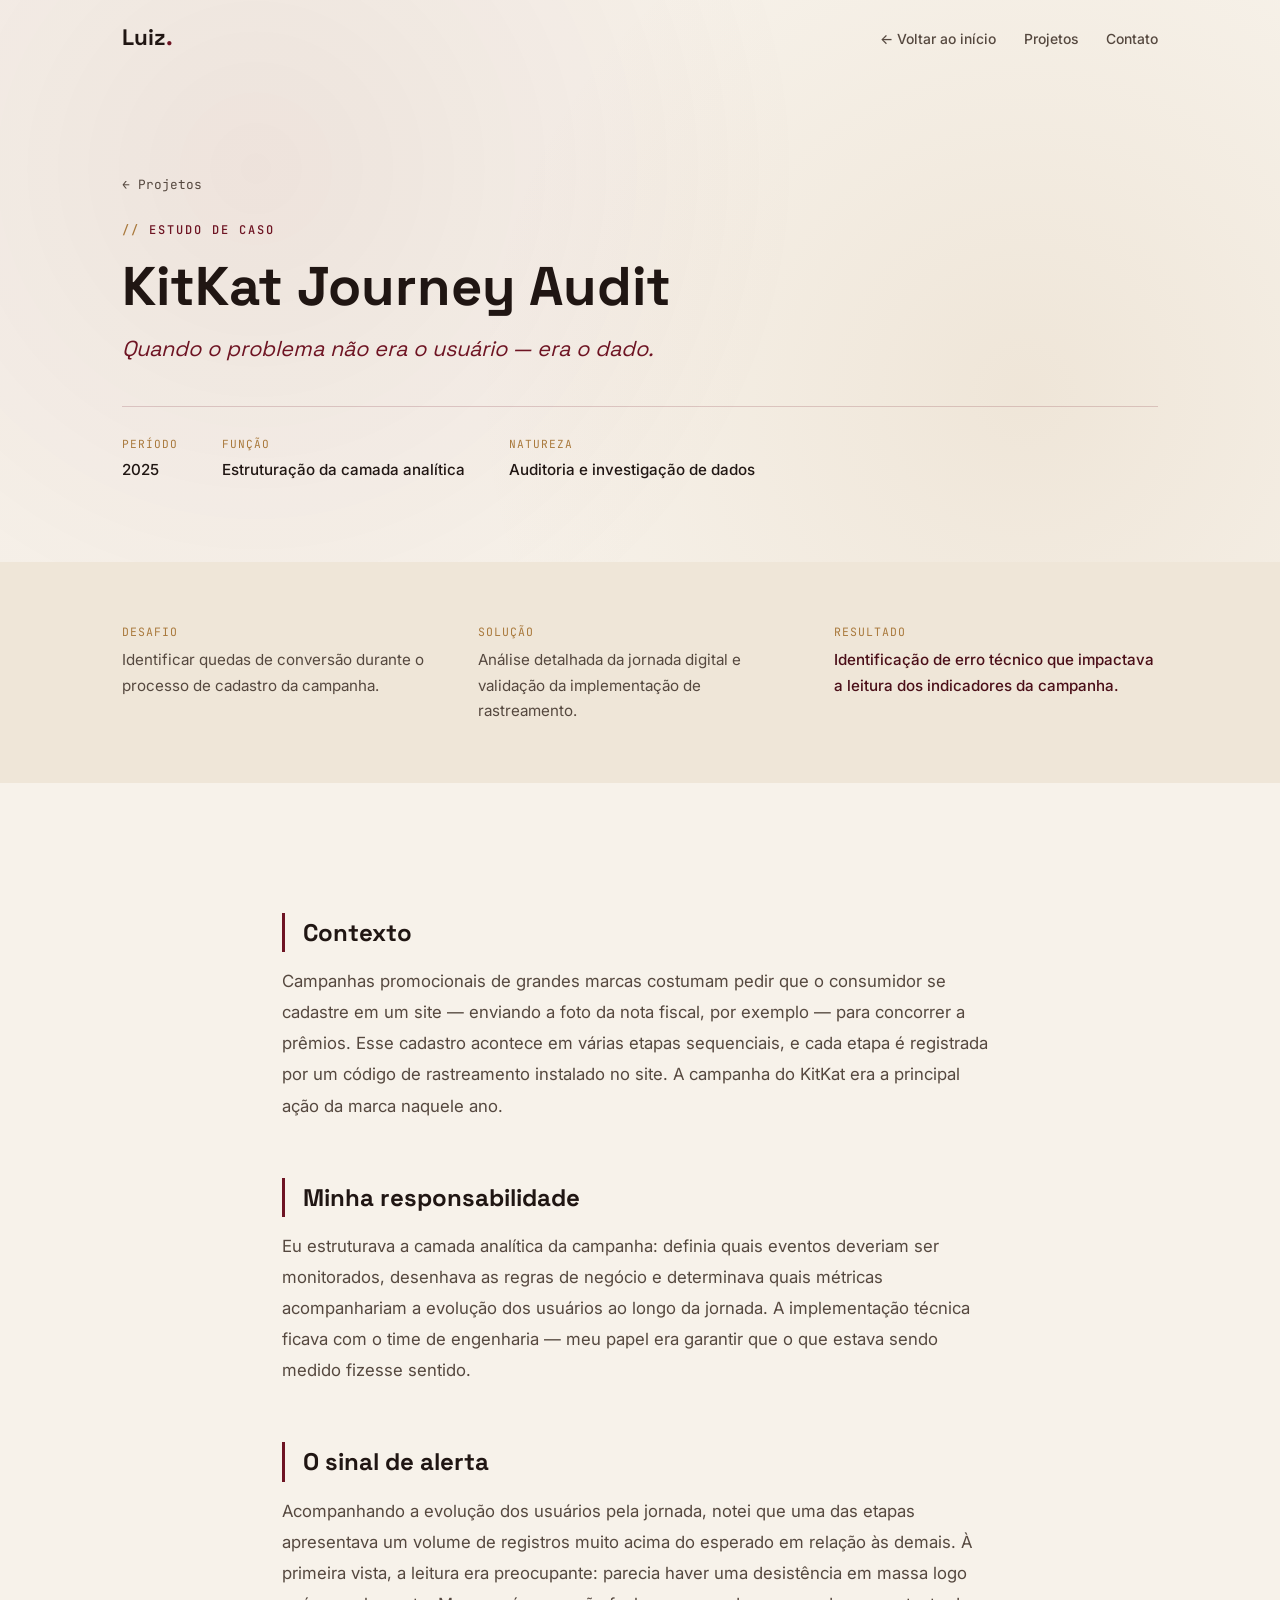
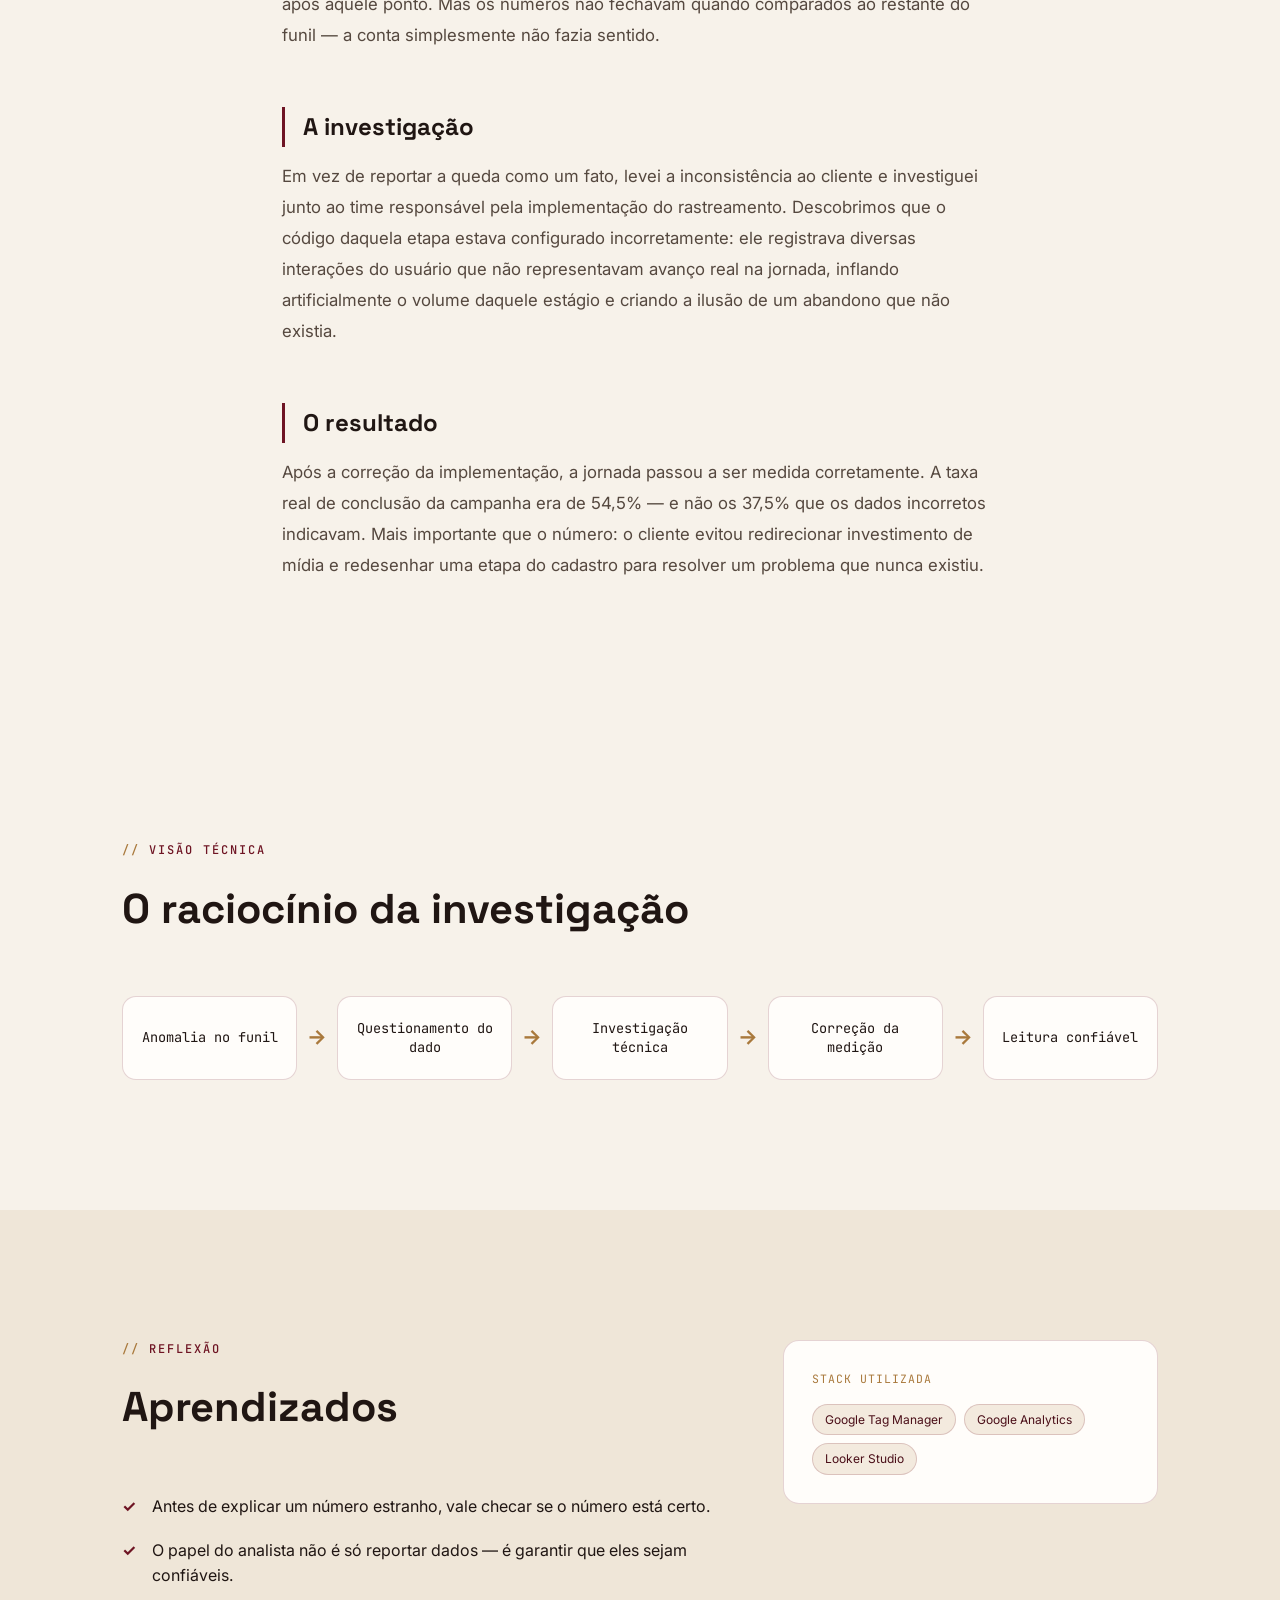
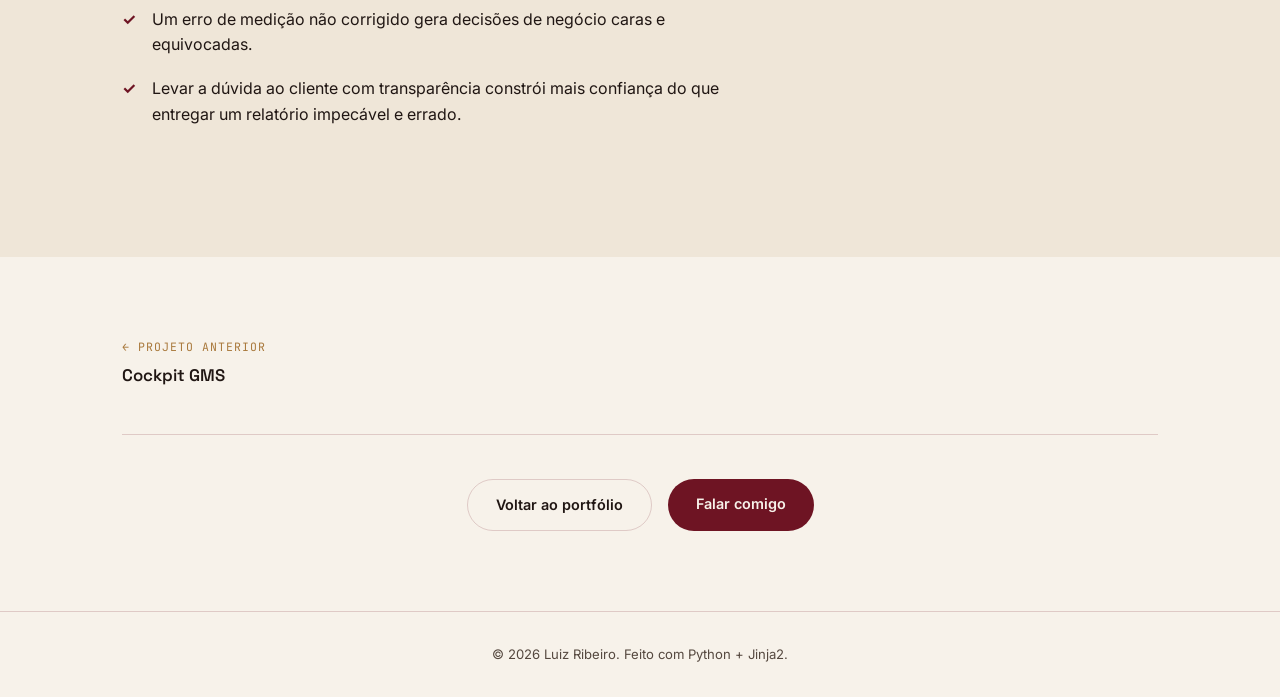
<file: projects/kitkat-journey-audit/index.html>
<!DOCTYPE html>
<html lang="pt-BR">
<head>
<meta charset="UTF-8">
<meta name="viewport" content="width=device-width, initial-scale=1.0">
<title>KitKat Journey Audit — Luiz Ribeiro</title>
<meta name="description" content="Quando o problema não era o usuário — era o dado.">
<link rel="icon" type="image/png" sizes="32x32" href="../../static/images/favicon-32.png">
<link rel="icon" type="image/png" sizes="16x16" href="../../static/images/favicon-16.png">
<link rel="apple-touch-icon" sizes="180x180" href="../../static/images/favicon-180.png">
<link rel="preconnect" href="https://fonts.googleapis.com">
<link href="https://fonts.googleapis.com/css2?family=Space+Grotesk:wght@400;500;600;700&family=Inter:wght@300;400;500;600;700&family=JetBrains+Mono:wght@400;500&display=swap" rel="stylesheet">
<link rel="stylesheet" href="../../static/css/style.css">
</head>
<body>

<div class="progress-bar" id="progressBar"></div>

<nav class="navbar" id="navbar">
  <div class="nav-inner">
    <a href="../../index.html" class="logo">Luiz<span class="logo-dot">.</span></a>
    <ul class="nav-links">
      
      <li><a href="../../index.html" class="nav-link">← Voltar ao início</a></li>
      <li><a href="../../index.html#projects" class="nav-link">Projetos</a></li>
      <li><a href="../../index.html#contact" class="nav-link">Contato</a></li>

    </ul>
  </div>
</nav>


<header class="case-hero">
  <div class="hero-bg"></div>
  <div class="container case-hero-inner">
    <a href="../../index.html#projects" class="case-breadcrumb" data-aos="fade-in">← Projetos</a>
    <p class="section-label" data-aos="fade-up">Estudo de caso</p>
    <h1 class="case-title" data-aos="fade-up">KitKat Journey Audit</h1>
    <p class="case-subtitle" data-aos="fade-up" data-aos-delay="80">Quando o problema não era o usuário — era o dado.</p>
    <div class="case-meta" data-aos="fade-up" data-aos-delay="160">
      
      <div class="case-meta-item">
        <span class="case-meta-label">Período</span>
        <span class="case-meta-value">2025</span>
      </div>
      
      <div class="case-meta-item">
        <span class="case-meta-label">Função</span>
        <span class="case-meta-value">Estruturação da camada analítica</span>
      </div>
      
      <div class="case-meta-item">
        <span class="case-meta-label">Natureza</span>
        <span class="case-meta-value">Auditoria e investigação de dados</span>
      </div>
      
    </div>
  </div>
</header>

<main>

  <section class="section-compact section-alt">
    <div class="container">
      <div class="case-summary">
        <div class="case-summary-block" data-aos="fade-up">
          <span class="project-block-label">Desafio</span>
          <p>Identificar quedas de conversão durante o processo de cadastro da campanha.</p>
        </div>
        <div class="case-summary-block" data-aos="fade-up" data-aos-delay="80">
          <span class="project-block-label">Solução</span>
          <p>Análise detalhada da jornada digital e validação da implementação de rastreamento.</p>
        </div>
        <div class="case-summary-block case-summary-result" data-aos="fade-up" data-aos-delay="160">
          <span class="project-block-label">Resultado</span>
          <p>Identificação de erro técnico que impactava a leitura dos indicadores da campanha.</p>
        </div>
      </div>
    </div>
  </section>

  <section class="section">
    <div class="container case-body">
      
      <article class="case-section" data-aos="fade-up">
        <h2 class="case-section-title">Contexto</h2>
        <p class="case-section-body">Campanhas promocionais de grandes marcas costumam pedir que o consumidor se cadastre em um site — enviando a foto da nota fiscal, por exemplo — para concorrer a prêmios. Esse cadastro acontece em várias etapas sequenciais, e cada etapa é registrada por um código de rastreamento instalado no site. A campanha do KitKat era a principal ação da marca naquele ano.</p>
      </article>
      
      <article class="case-section" data-aos="fade-up">
        <h2 class="case-section-title">Minha responsabilidade</h2>
        <p class="case-section-body">Eu estruturava a camada analítica da campanha: definia quais eventos deveriam ser monitorados, desenhava as regras de negócio e determinava quais métricas acompanhariam a evolução dos usuários ao longo da jornada. A implementação técnica ficava com o time de engenharia — meu papel era garantir que o que estava sendo medido fizesse sentido.</p>
      </article>
      
      <article class="case-section" data-aos="fade-up">
        <h2 class="case-section-title">O sinal de alerta</h2>
        <p class="case-section-body">Acompanhando a evolução dos usuários pela jornada, notei que uma das etapas apresentava um volume de registros muito acima do esperado em relação às demais. À primeira vista, a leitura era preocupante: parecia haver uma desistência em massa logo após aquele ponto. Mas os números não fechavam quando comparados ao restante do funil — a conta simplesmente não fazia sentido.</p>
      </article>
      
      <article class="case-section" data-aos="fade-up">
        <h2 class="case-section-title">A investigação</h2>
        <p class="case-section-body">Em vez de reportar a queda como um fato, levei a inconsistência ao cliente e investiguei junto ao time responsável pela implementação do rastreamento. Descobrimos que o código daquela etapa estava configurado incorretamente: ele registrava diversas interações do usuário que não representavam avanço real na jornada, inflando artificialmente o volume daquele estágio e criando a ilusão de um abandono que não existia.</p>
      </article>
      
      <article class="case-section" data-aos="fade-up">
        <h2 class="case-section-title">O resultado</h2>
        <p class="case-section-body">Após a correção da implementação, a jornada passou a ser medida corretamente. A taxa real de conclusão da campanha era de 54,5% — e não os 37,5% que os dados incorretos indicavam. Mais importante que o número: o cliente evitou redirecionar investimento de mídia e redesenhar uma etapa do cadastro para resolver um problema que nunca existiu.</p>
      </article>
      
    </div>
  </section>

  

  
  <section class="section">
    <div class="container">
      <p class="section-label" data-aos="fade-up">Visão técnica</p>
      <h2 class="section-title" data-aos="fade-up">O raciocínio da investigação</h2>
      <div class="case-flow">
        
        <div class="case-flow-step" data-aos="fade-up" data-aos-delay="0">Anomalia no funil</div>
        <div class="case-flow-arrow" aria-hidden="true">→</div>
        
        <div class="case-flow-step" data-aos="fade-up" data-aos-delay="80">Questionamento do dado</div>
        <div class="case-flow-arrow" aria-hidden="true">→</div>
        
        <div class="case-flow-step" data-aos="fade-up" data-aos-delay="160">Investigação técnica</div>
        <div class="case-flow-arrow" aria-hidden="true">→</div>
        
        <div class="case-flow-step" data-aos="fade-up" data-aos-delay="240">Correção da medição</div>
        <div class="case-flow-arrow" aria-hidden="true">→</div>
        
        <div class="case-flow-step" data-aos="fade-up" data-aos-delay="320">Leitura confiável</div>
        
        
      </div>
    </div>
  </section>
  

  <section class="section section-alt">
    <div class="container case-bottom">
      <div class="case-learnings">
        <p class="section-label" data-aos="fade-up">Reflexão</p>
        <h2 class="section-title" data-aos="fade-up">Aprendizados</h2>
        <ul class="learnings-list">
          
          <li data-aos="fade-up" data-aos-delay="0">Antes de explicar um número estranho, vale checar se o número está certo.</li>
          
          <li data-aos="fade-up" data-aos-delay="70">O papel do analista não é só reportar dados — é garantir que eles sejam confiáveis.</li>
          
          <li data-aos="fade-up" data-aos-delay="140">Um erro de medição não corrigido gera decisões de negócio caras e equivocadas.</li>
          
          <li data-aos="fade-up" data-aos-delay="210">Levar a dúvida ao cliente com transparência constrói mais confiança do que entregar um relatório impecável e errado.</li>
          
        </ul>
      </div>
      <aside class="case-stack" data-aos="fade-up" data-aos-delay="100">
        <span class="case-stack-label">Stack utilizada</span>
        <div class="project-tags">
          <span class="tag">Google Tag Manager</span><span class="tag">Google Analytics</span><span class="tag">Looker Studio</span>
        </div>
      </aside>
    </div>
  </section>

  <section class="section case-nav-section">
    <div class="container">
      <div class="case-nav">
        
        <a href="../../projects/cockpit-gms/index.html" class="case-nav-link case-nav-prev">
          <span class="case-nav-label">← Projeto anterior</span>
          <span class="case-nav-title">Cockpit GMS</span>
        </a>
        
        <span></span>
      </div>
      <div class="case-back-home">
        <a href="../../index.html" class="btn btn-outline">Voltar ao portfólio</a>
        <a href="mailto:luiizriibeiro@icloud.com" class="btn btn-primary">Falar comigo</a>
      </div>
    </div>
  </section>

</main>


<footer class="footer">
  <p>© <span id="year"></span> Luiz Ribeiro. Feito com Python + Jinja2.</p>
</footer>

<button class="back-to-top" id="backToTop" aria-label="Voltar ao topo">↑</button>

<!-- Lightbox para screenshots -->
<div class="lightbox" id="lightbox" role="dialog" aria-hidden="true">
  <button class="lightbox-close" id="lightboxClose" aria-label="Fechar">×</button>
  <img class="lightbox-img" id="lightboxImg" alt="">
</div>

<script src="../../static/js/script.js"></script>
</body>
</html>
</file>
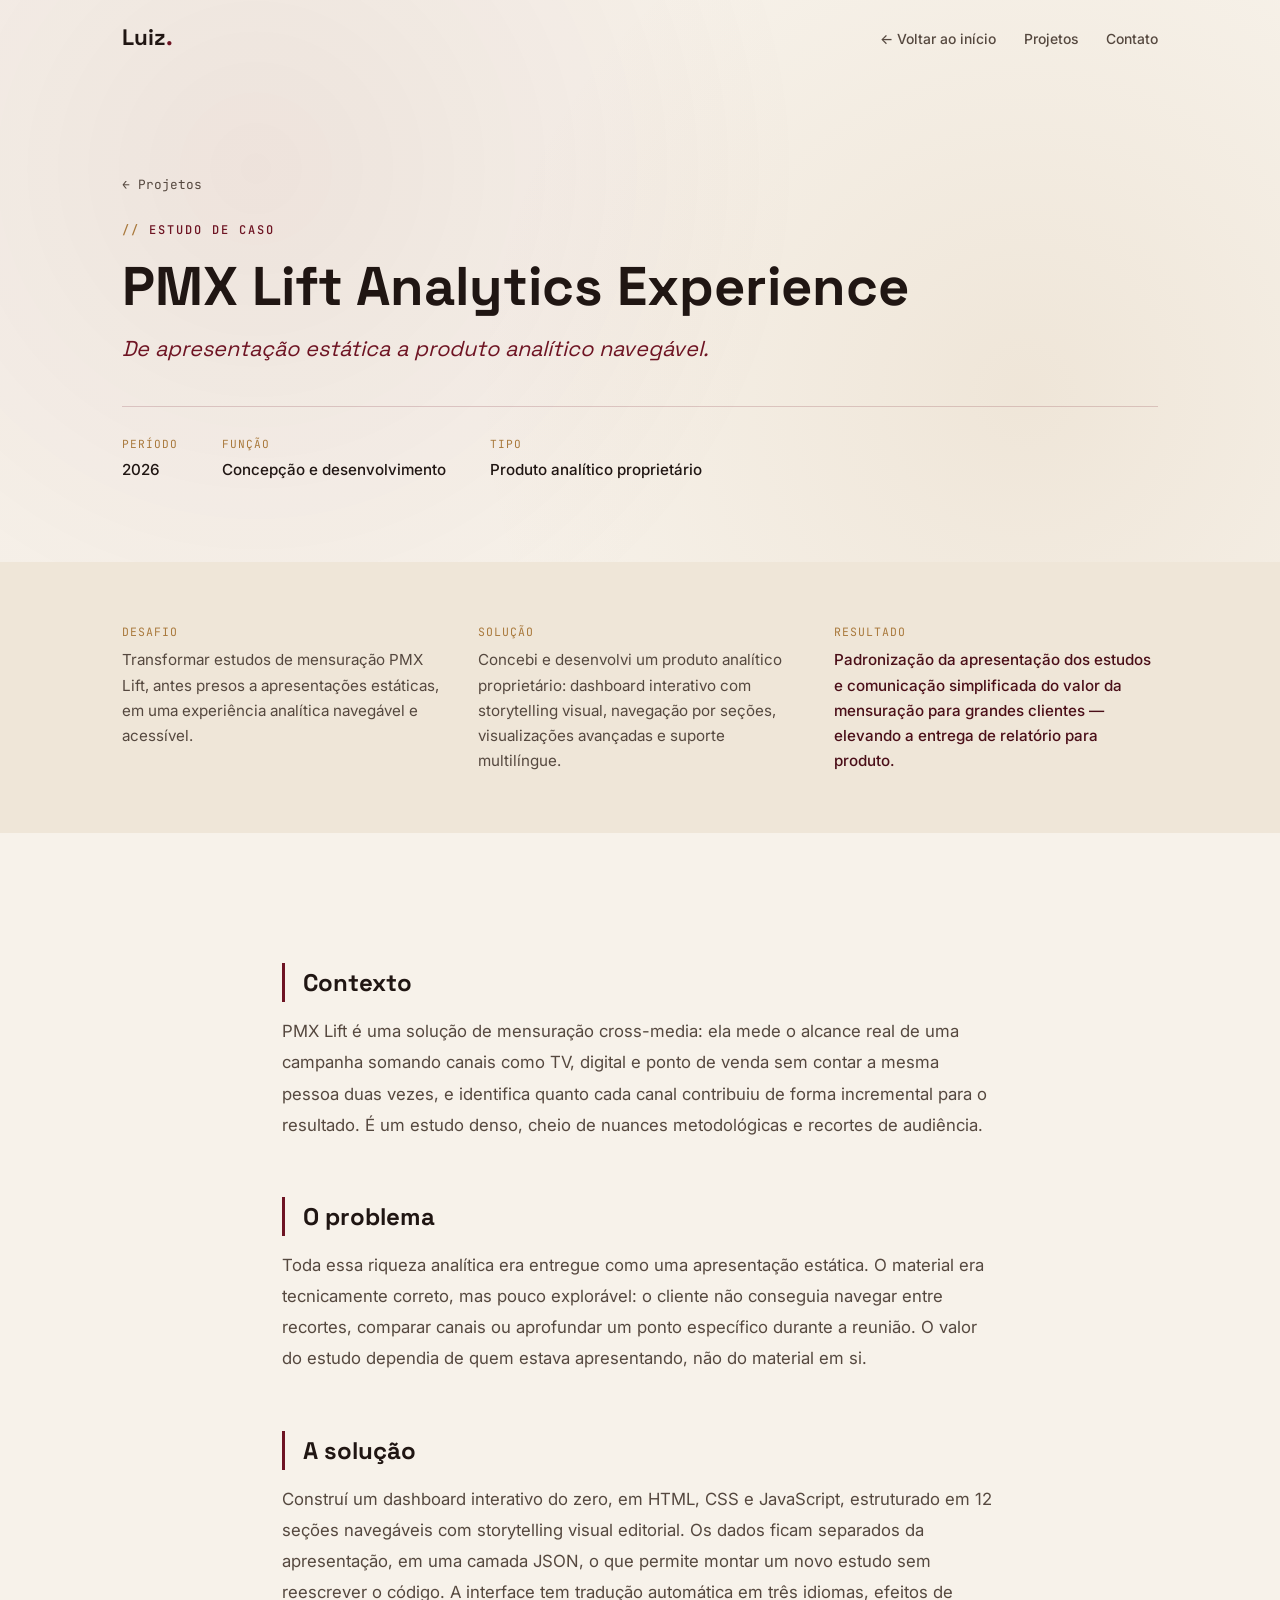
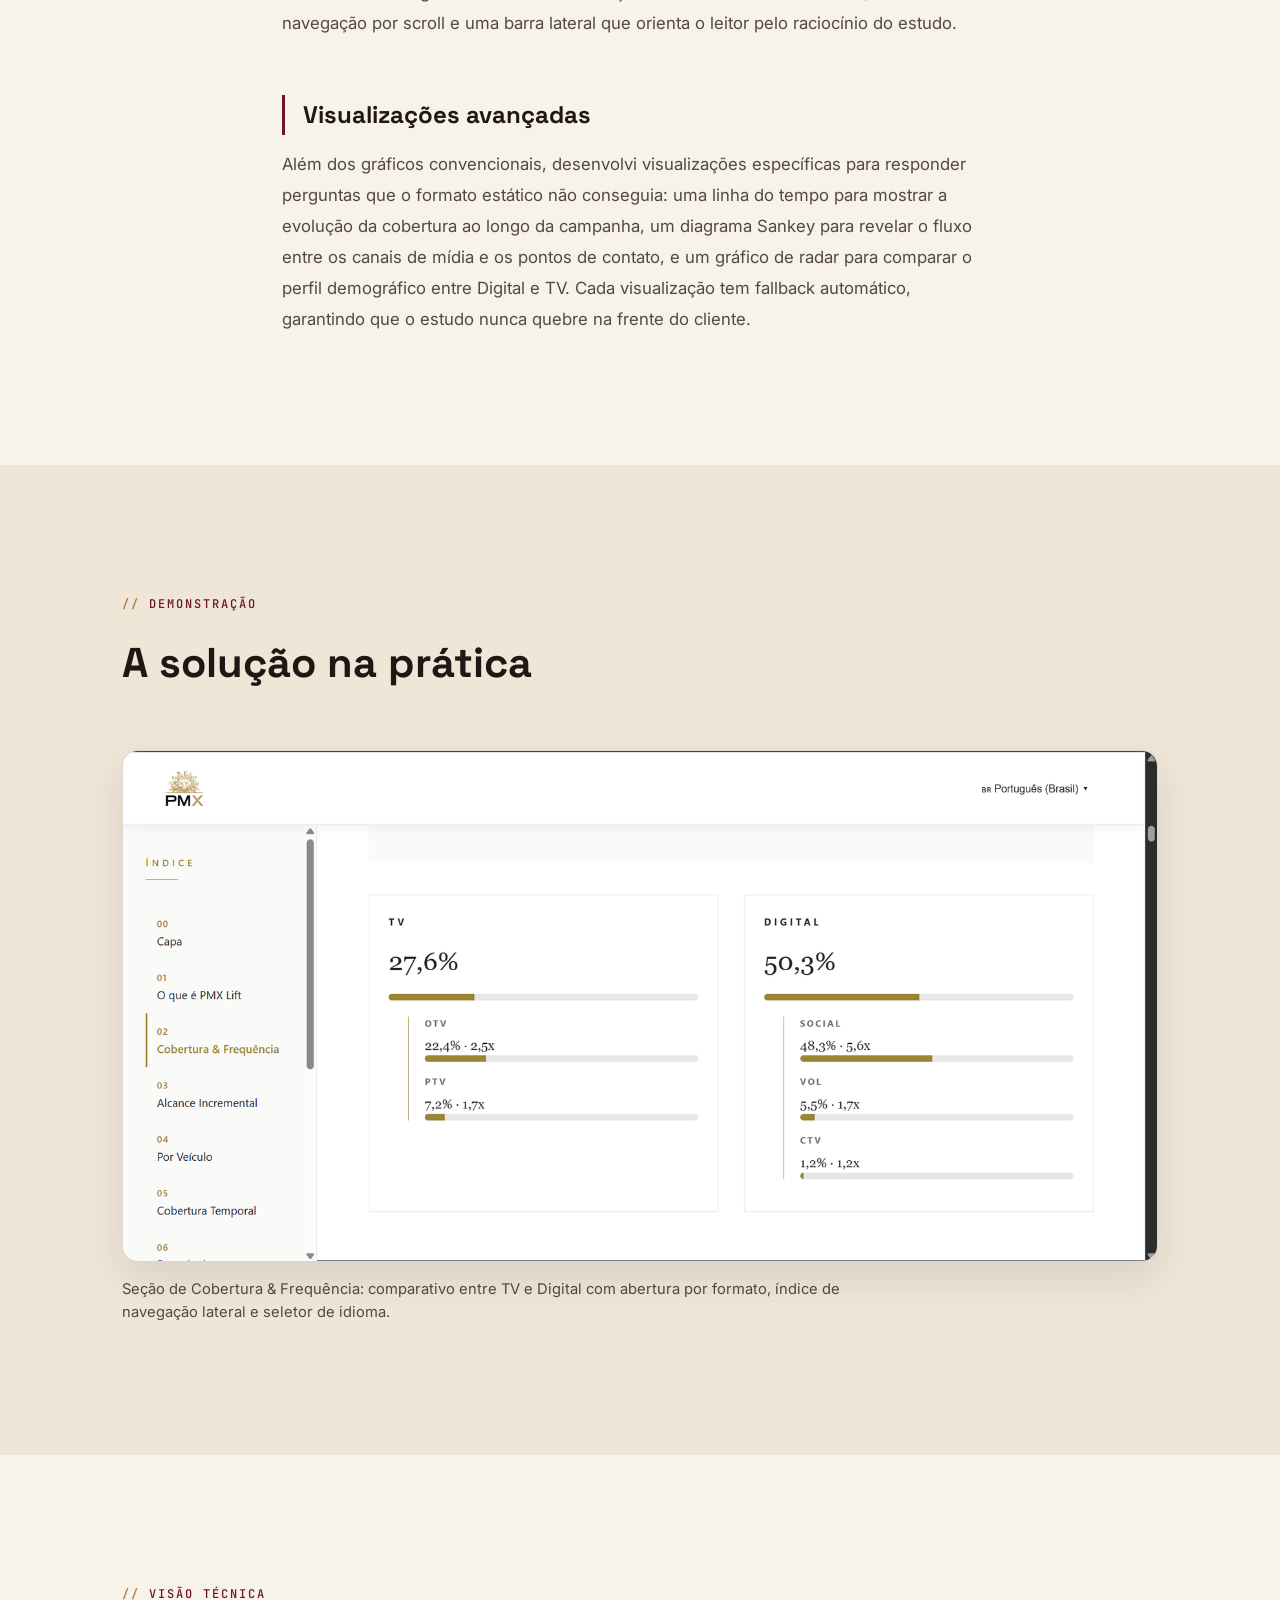
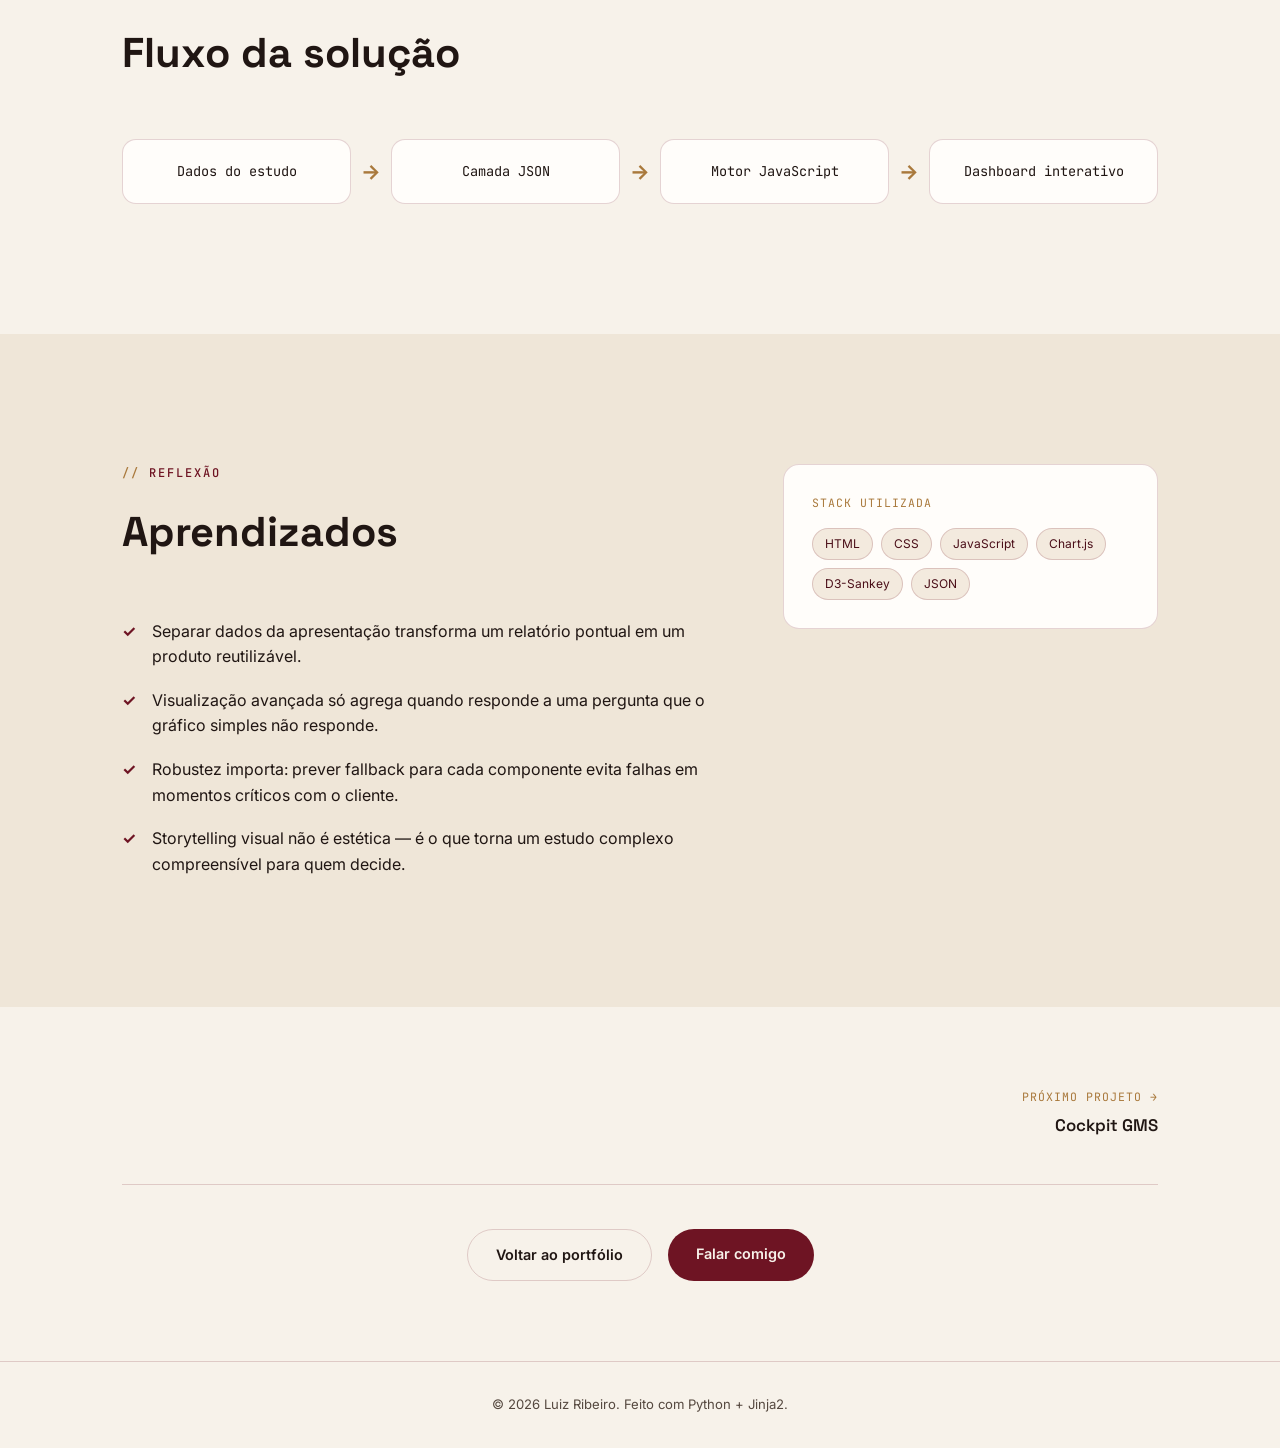
<file: projects/pmx-lift/index.html>
<!DOCTYPE html>
<html lang="pt-BR">
<head>
<meta charset="UTF-8">
<meta name="viewport" content="width=device-width, initial-scale=1.0">
<title>PMX Lift Analytics Experience — Luiz Ribeiro</title>
<meta name="description" content="De apresentação estática a produto analítico navegável.">
<link rel="icon" type="image/png" sizes="32x32" href="../../static/images/favicon-32.png">
<link rel="icon" type="image/png" sizes="16x16" href="../../static/images/favicon-16.png">
<link rel="apple-touch-icon" sizes="180x180" href="../../static/images/favicon-180.png">
<link rel="preconnect" href="https://fonts.googleapis.com">
<link href="https://fonts.googleapis.com/css2?family=Space+Grotesk:wght@400;500;600;700&family=Inter:wght@300;400;500;600;700&family=JetBrains+Mono:wght@400;500&display=swap" rel="stylesheet">
<link rel="stylesheet" href="../../static/css/style.css">
</head>
<body>

<div class="progress-bar" id="progressBar"></div>

<nav class="navbar" id="navbar">
  <div class="nav-inner">
    <a href="../../index.html" class="logo">Luiz<span class="logo-dot">.</span></a>
    <ul class="nav-links">
      
      <li><a href="../../index.html" class="nav-link">← Voltar ao início</a></li>
      <li><a href="../../index.html#projects" class="nav-link">Projetos</a></li>
      <li><a href="../../index.html#contact" class="nav-link">Contato</a></li>

    </ul>
  </div>
</nav>


<header class="case-hero">
  <div class="hero-bg"></div>
  <div class="container case-hero-inner">
    <a href="../../index.html#projects" class="case-breadcrumb" data-aos="fade-in">← Projetos</a>
    <p class="section-label" data-aos="fade-up">Estudo de caso</p>
    <h1 class="case-title" data-aos="fade-up">PMX Lift Analytics Experience</h1>
    <p class="case-subtitle" data-aos="fade-up" data-aos-delay="80">De apresentação estática a produto analítico navegável.</p>
    <div class="case-meta" data-aos="fade-up" data-aos-delay="160">
      
      <div class="case-meta-item">
        <span class="case-meta-label">Período</span>
        <span class="case-meta-value">2026</span>
      </div>
      
      <div class="case-meta-item">
        <span class="case-meta-label">Função</span>
        <span class="case-meta-value">Concepção e desenvolvimento</span>
      </div>
      
      <div class="case-meta-item">
        <span class="case-meta-label">Tipo</span>
        <span class="case-meta-value">Produto analítico proprietário</span>
      </div>
      
    </div>
  </div>
</header>

<main>

  <section class="section-compact section-alt">
    <div class="container">
      <div class="case-summary">
        <div class="case-summary-block" data-aos="fade-up">
          <span class="project-block-label">Desafio</span>
          <p>Transformar estudos de mensuração PMX Lift, antes presos a apresentações estáticas, em uma experiência analítica navegável e acessível.</p>
        </div>
        <div class="case-summary-block" data-aos="fade-up" data-aos-delay="80">
          <span class="project-block-label">Solução</span>
          <p>Concebi e desenvolvi um produto analítico proprietário: dashboard interativo com storytelling visual, navegação por seções, visualizações avançadas e suporte multilíngue.</p>
        </div>
        <div class="case-summary-block case-summary-result" data-aos="fade-up" data-aos-delay="160">
          <span class="project-block-label">Resultado</span>
          <p>Padronização da apresentação dos estudos e comunicação simplificada do valor da mensuração para grandes clientes — elevando a entrega de relatório para produto.</p>
        </div>
      </div>
    </div>
  </section>

  <section class="section">
    <div class="container case-body">
      
      <article class="case-section" data-aos="fade-up">
        <h2 class="case-section-title">Contexto</h2>
        <p class="case-section-body">PMX Lift é uma solução de mensuração cross-media: ela mede o alcance real de uma campanha somando canais como TV, digital e ponto de venda sem contar a mesma pessoa duas vezes, e identifica quanto cada canal contribuiu de forma incremental para o resultado. É um estudo denso, cheio de nuances metodológicas e recortes de audiência.</p>
      </article>
      
      <article class="case-section" data-aos="fade-up">
        <h2 class="case-section-title">O problema</h2>
        <p class="case-section-body">Toda essa riqueza analítica era entregue como uma apresentação estática. O material era tecnicamente correto, mas pouco explorável: o cliente não conseguia navegar entre recortes, comparar canais ou aprofundar um ponto específico durante a reunião. O valor do estudo dependia de quem estava apresentando, não do material em si.</p>
      </article>
      
      <article class="case-section" data-aos="fade-up">
        <h2 class="case-section-title">A solução</h2>
        <p class="case-section-body">Construí um dashboard interativo do zero, em HTML, CSS e JavaScript, estruturado em 12 seções navegáveis com storytelling visual editorial. Os dados ficam separados da apresentação, em uma camada JSON, o que permite montar um novo estudo sem reescrever o código. A interface tem tradução automática em três idiomas, efeitos de navegação por scroll e uma barra lateral que orienta o leitor pelo raciocínio do estudo.</p>
      </article>
      
      <article class="case-section" data-aos="fade-up">
        <h2 class="case-section-title">Visualizações avançadas</h2>
        <p class="case-section-body">Além dos gráficos convencionais, desenvolvi visualizações específicas para responder perguntas que o formato estático não conseguia: uma linha do tempo para mostrar a evolução da cobertura ao longo da campanha, um diagrama Sankey para revelar o fluxo entre os canais de mídia e os pontos de contato, e um gráfico de radar para comparar o perfil demográfico entre Digital e TV. Cada visualização tem fallback automático, garantindo que o estudo nunca quebre na frente do cliente.</p>
      </article>
      
    </div>
  </section>

  
  <section class="section section-alt">
    <div class="container">
      <p class="section-label" data-aos="fade-up">Demonstração</p>
      <h2 class="section-title" data-aos="fade-up">A solução na prática</h2>
      <div class="gallery">
        
        <figure class="gallery-item" data-aos="fade-up" data-aos-delay="0">
          <div class="gallery-frame">
            <img src="../../static/images/projects/pmx-dashboard.png"
                 alt="Seção de Cobertura & Frequência: comparativo entre TV e Digital com abertura por formato, índice de navegação lateral e seletor de idioma." class="gallery-img" loading="lazy">
            <span class="gallery-zoom" aria-hidden="true">⤢</span>
          </div>
          <figcaption class="gallery-caption">Seção de Cobertura & Frequência: comparativo entre TV e Digital com abertura por formato, índice de navegação lateral e seletor de idioma.</figcaption>
        </figure>
        
      </div>
      
    </div>
  </section>
  

  
  <section class="section">
    <div class="container">
      <p class="section-label" data-aos="fade-up">Visão técnica</p>
      <h2 class="section-title" data-aos="fade-up">Fluxo da solução</h2>
      <div class="case-flow">
        
        <div class="case-flow-step" data-aos="fade-up" data-aos-delay="0">Dados do estudo</div>
        <div class="case-flow-arrow" aria-hidden="true">→</div>
        
        <div class="case-flow-step" data-aos="fade-up" data-aos-delay="80">Camada JSON</div>
        <div class="case-flow-arrow" aria-hidden="true">→</div>
        
        <div class="case-flow-step" data-aos="fade-up" data-aos-delay="160">Motor JavaScript</div>
        <div class="case-flow-arrow" aria-hidden="true">→</div>
        
        <div class="case-flow-step" data-aos="fade-up" data-aos-delay="240">Dashboard interativo</div>
        
        
      </div>
    </div>
  </section>
  

  <section class="section section-alt">
    <div class="container case-bottom">
      <div class="case-learnings">
        <p class="section-label" data-aos="fade-up">Reflexão</p>
        <h2 class="section-title" data-aos="fade-up">Aprendizados</h2>
        <ul class="learnings-list">
          
          <li data-aos="fade-up" data-aos-delay="0">Separar dados da apresentação transforma um relatório pontual em um produto reutilizável.</li>
          
          <li data-aos="fade-up" data-aos-delay="70">Visualização avançada só agrega quando responde a uma pergunta que o gráfico simples não responde.</li>
          
          <li data-aos="fade-up" data-aos-delay="140">Robustez importa: prever fallback para cada componente evita falhas em momentos críticos com o cliente.</li>
          
          <li data-aos="fade-up" data-aos-delay="210">Storytelling visual não é estética — é o que torna um estudo complexo compreensível para quem decide.</li>
          
        </ul>
      </div>
      <aside class="case-stack" data-aos="fade-up" data-aos-delay="100">
        <span class="case-stack-label">Stack utilizada</span>
        <div class="project-tags">
          <span class="tag">HTML</span><span class="tag">CSS</span><span class="tag">JavaScript</span><span class="tag">Chart.js</span><span class="tag">D3-Sankey</span><span class="tag">JSON</span>
        </div>
      </aside>
    </div>
  </section>

  <section class="section case-nav-section">
    <div class="container">
      <div class="case-nav">
        <span></span>
        
        <a href="../../projects/cockpit-gms/index.html" class="case-nav-link case-nav-next">
          <span class="case-nav-label">Próximo projeto →</span>
          <span class="case-nav-title">Cockpit GMS</span>
        </a>
        
      </div>
      <div class="case-back-home">
        <a href="../../index.html" class="btn btn-outline">Voltar ao portfólio</a>
        <a href="mailto:luiizriibeiro@icloud.com" class="btn btn-primary">Falar comigo</a>
      </div>
    </div>
  </section>

</main>


<footer class="footer">
  <p>© <span id="year"></span> Luiz Ribeiro. Feito com Python + Jinja2.</p>
</footer>

<button class="back-to-top" id="backToTop" aria-label="Voltar ao topo">↑</button>

<!-- Lightbox para screenshots -->
<div class="lightbox" id="lightbox" role="dialog" aria-hidden="true">
  <button class="lightbox-close" id="lightboxClose" aria-label="Fechar">×</button>
  <img class="lightbox-img" id="lightboxImg" alt="">
</div>

<script src="../../static/js/script.js"></script>
</body>
</html>
</file>
<file: static/css/style.css>
/* ==========================================================================
   Portfolio — Style
   Paleta: off-white editorial + bordô + latão envelhecido
   ========================================================================== */

:root {
  --bordeaux: #6E1423;
  --bordeaux-deep: #4A0E18;
  --brass: #A9793C;
  --brass-light: #C79A5E;
  --bg-light: #F7F2EA;
  --bg-alt: #EFE6D8;
  --card-bg: #FFFDFA;
  --text-dark: #201613;
  --text-muted: #55483F;
  --border-subtle: rgba(110, 20, 35, 0.18);
  --accent-gradient: linear-gradient(120deg, var(--bordeaux), var(--brass));
  --font-display: 'Space Grotesk', 'Inter', sans-serif;
  --font-sans: 'Inter', -apple-system, BlinkMacSystemFont, sans-serif;
  --font-mono: 'JetBrains Mono', monospace;
  --transition: all 0.4s cubic-bezier(0.16, 1, 0.3, 1);
}

* { margin: 0; padding: 0; box-sizing: border-box; }
html { scroll-behavior: smooth; }
body {
  font-family: var(--font-sans);
  background: var(--bg-light);
  color: var(--text-dark);
  line-height: 1.65;
  overflow-x: hidden;
}
.container { max-width: 1100px; margin: 0 auto; padding: 0 32px; }

.progress-bar {
  position: fixed; top: 0; left: 0; height: 3px; width: 0%;
  background: linear-gradient(90deg, var(--bordeaux), var(--brass));
  z-index: 1000; transition: width 0.1s ease-out;
}

/* NAVBAR */
.navbar {
  position: fixed; top: 0; left: 0; right: 0; z-index: 900;
  padding: 20px 0; background: rgba(247, 242, 234, 0);
  backdrop-filter: blur(0px); transition: var(--transition);
}
.navbar.scrolled {
  background: rgba(247, 242, 234, 0.9); backdrop-filter: blur(12px);
  padding: 14px 0; border-bottom: 1px solid var(--border-subtle);
}
.nav-inner {
  max-width: 1100px; margin: 0 auto; padding: 0 32px;
  display: flex; justify-content: space-between; align-items: center;
}
.logo {
  font-family: var(--font-display); font-size: 1.4rem; font-weight: 700;
  color: var(--text-dark); text-decoration: none;
}
.logo-dot { color: var(--bordeaux); }
.nav-links { display: flex; gap: 28px; list-style: none; }
.nav-link {
  color: var(--text-muted); text-decoration: none; font-size: 0.87rem;
  font-weight: 500; position: relative; transition: var(--transition);
}
.nav-link::after {
  content: ''; position: absolute; bottom: -6px; left: 0; width: 0%; height: 1px;
  background: var(--bordeaux); transition: var(--transition);
}
.nav-link:hover, .nav-link.active { color: var(--text-dark); }
.nav-link:hover::after, .nav-link.active::after { width: 100%; }

/* HERO */
.hero {
  position: relative; min-height: 100vh; display: flex; flex-direction: column;
  align-items: center; justify-content: center; text-align: center;
  padding: 130px 32px 110px;
}
.hero-bg {
  position: absolute; inset: 0;
  background:
    radial-gradient(circle at 20% 30%, rgba(110, 20, 35, 0.07), transparent 50%),
    radial-gradient(circle at 80% 70%, rgba(169, 121, 60, 0.10), transparent 50%);
  z-index: 0;
}
.hero-content { position: relative; z-index: 1; max-width: 760px; }
.hero-eyebrow {
  color: var(--brass); letter-spacing: 3px; text-transform: uppercase;
  font-size: 0.8rem; font-weight: 600; margin-bottom: 16px;
}
.hero-name {
  font-family: var(--font-display); font-size: clamp(2.5rem, 7vw, 4.5rem);
  font-weight: 700; line-height: 1.1; margin-bottom: 10px;
  background: var(--accent-gradient); -webkit-background-clip: text;
  background-clip: text; color: transparent;
}
.hero-role {
  font-size: clamp(1.15rem, 2.8vw, 1.5rem); font-weight: 600;
  color: var(--text-dark); margin-bottom: 16px;
}
.hero-highlight {
  font-family: var(--font-display); font-style: italic;
  font-size: clamp(1rem, 2.2vw, 1.2rem); color: var(--bordeaux);
  max-width: 620px; margin: 0 auto 18px; line-height: 1.5;
}
.hero-role-sub {
  font-family: var(--font-mono); font-size: 0.78rem; letter-spacing: 0.4px;
  color: var(--text-muted); margin: 0 auto 18px; max-width: 520px; line-height: 1.6;
}
.hero-tagline {
  color: var(--text-muted); font-size: 1.05rem; margin: 0 auto 36px; max-width: 560px;
}
.hero-cta { display: flex; gap: 16px; justify-content: center; flex-wrap: wrap; }
.btn {
  padding: 13px 28px; border-radius: 999px; text-decoration: none;
  font-size: 0.9rem; font-weight: 600; transition: var(--transition); display: inline-block;
}
.btn-primary { background: var(--bordeaux); color: var(--bg-light); }
.btn-primary:hover { background: var(--bordeaux-deep); transform: translateY(-2px); }
.btn-outline { border: 1px solid var(--border-subtle); color: var(--text-dark); }
.btn-outline:hover { border-color: var(--bordeaux); background: rgba(110, 20, 35, 0.06); transform: translateY(-2px); }

.scroll-indicator {
  position: absolute; bottom: 30px; left: 50%; transform: translateX(-50%);
  width: 24px; height: 40px; border: 1px solid var(--border-subtle);
  border-radius: 20px; pointer-events: none;
}
.scroll-indicator span {
  position: absolute; top: 8px; left: 50%; transform: translateX(-50%);
  width: 4px; height: 8px; background: var(--bordeaux); border-radius: 2px;
  animation: scrollDown 1.8s infinite;
}
@keyframes scrollDown { 0% { opacity: 1; top: 8px; } 100% { opacity: 0; top: 20px; } }
@media (max-height: 720px) {
  .scroll-indicator { display: none; }
  .hero { min-height: auto; padding: 130px 32px 90px; }
}

/* BRANDS */
.brands-section { padding: 20px 0 70px; }
.brands-subtitle {
  text-align: center; color: var(--text-muted); font-size: 0.95rem;
  max-width: 620px; margin: 0 auto 32px;
}
.brands-row {
  display: flex; flex-wrap: wrap; justify-content: center; align-items: center;
  gap: 28px 44px; padding: 28px 0;
  border-top: 1px solid var(--border-subtle);
  border-bottom: 1px solid var(--border-subtle);
}
.brand-logo { display: flex; align-items: center; justify-content: center; }
.brand-logo img {
  height: 40px; width: auto; max-width: 100px; object-fit: contain;
  filter: grayscale(100%); opacity: 0.55; transition: var(--transition);
}
.brand-logo:hover img { filter: grayscale(0%); opacity: 1; transform: scale(1.06); }
.brand-fallback {
  font-family: var(--font-display); font-weight: 600; font-size: 1rem;
  color: var(--text-muted); letter-spacing: 0.5px;
}

/* SECTIONS */
.section { padding: 130px 0; }
.section-compact { padding: 60px 0; }
.section-alt { background: var(--bg-alt); }
.section-label {
  font-family: var(--font-mono); color: var(--bordeaux); letter-spacing: 2px;
  text-transform: uppercase; font-size: 0.75rem; font-weight: 500; margin-bottom: 14px;
}
.section-label::before { content: '// '; color: var(--brass); }
.section-title {
  font-family: var(--font-display); font-size: clamp(1.8rem, 4vw, 2.6rem);
  margin-bottom: 52px; color: var(--text-dark);
}

/* IMPACT */
.impact-numbers { display: grid; grid-template-columns: repeat(4, 1fr); gap: 24px; }
.impact-number-card {
  display: flex; flex-direction: column; gap: 10px; text-align: center;
  padding: 36px 20px; background: var(--card-bg);
  border: 1px solid var(--border-subtle); border-radius: 16px;
  transition: var(--transition);
}
.impact-number-card:hover { border-color: var(--bordeaux); transform: translateY(-4px); box-shadow: 0 14px 28px rgba(110, 20, 35, 0.08); }
.impact-number {
  font-family: var(--font-display); font-size: clamp(2.2rem, 5vw, 3.2rem);
  font-weight: 700; line-height: 1;
  background: var(--accent-gradient); -webkit-background-clip: text;
  background-clip: text; color: transparent;
}
.impact-number-label { font-size: 0.9rem; color: var(--text-muted); line-height: 1.4; }

/* PROBLEMS */
.problems-list { display: flex; flex-direction: column; gap: 36px; }
.problem-item { display: flex; gap: 28px; align-items: flex-start; }
.problem-number {
  font-family: var(--font-display); font-size: 1.4rem; font-weight: 700;
  color: var(--brass); flex-shrink: 0; min-width: 44px;
}
.problem-title { font-family: var(--font-display); font-size: 1.15rem; margin-bottom: 6px; color: var(--text-dark); }
.problem-description { color: var(--text-muted); max-width: 620px; }

/* PROJECTS */
.projects-list { display: flex; flex-direction: column; gap: 32px; }
.project-card {
  background: var(--card-bg); border: 1px solid var(--border-subtle); border-radius: 18px;
  padding: 40px; transition: var(--transition);
}
.project-card-link { display: block; text-decoration: none; color: inherit; cursor: pointer; }
.project-card:hover { border-color: var(--bordeaux); box-shadow: 0 16px 36px rgba(110, 20, 35, 0.10); transform: translateY(-3px); }
.project-featured {
  border: 1.5px solid var(--bordeaux);
  background: linear-gradient(180deg, rgba(169,121,60,0.05), var(--card-bg) 40%);
}
.project-thumb {
  margin: -40px -40px 28px; border-radius: 18px 18px 0 0; overflow: hidden;
  max-height: 260px; border-bottom: 1px solid var(--border-subtle);
}
.project-thumb img {
  width: 100%; display: block; object-fit: cover; object-position: top center;
  transition: var(--transition);
}
.project-card:hover .project-thumb img { transform: scale(1.02); }
.project-header {
  display: flex; justify-content: space-between; align-items: baseline;
  flex-wrap: wrap; gap: 10px; margin-bottom: 28px;
}
.project-title-row { display: flex; align-items: center; gap: 12px; flex-wrap: wrap; }
.featured-badge {
  font-family: var(--font-mono); font-size: 0.68rem; text-transform: uppercase;
  letter-spacing: 1px; color: var(--bg-light); background: var(--bordeaux);
  padding: 4px 10px; border-radius: 999px;
}
.project-title { font-family: var(--font-display); font-size: 1.4rem; color: var(--text-dark); }
.project-period { color: var(--bordeaux); font-size: 0.85rem; font-weight: 600; white-space: nowrap; }
.project-matrix { display: grid; grid-template-columns: 1fr 1fr 1fr; gap: 24px 28px; margin-bottom: 26px; }
.project-block-label {
  display: block; font-family: var(--font-mono); font-size: 0.72rem;
  text-transform: uppercase; letter-spacing: 1px; color: var(--brass); margin-bottom: 6px;
}
.project-block p { color: var(--text-muted); font-size: 0.95rem; }
.project-block-result p { color: var(--bordeaux-deep); font-weight: 500; }
.project-footer {
  display: flex; justify-content: space-between; align-items: center;
  gap: 16px; flex-wrap: wrap;
  padding-top: 22px; border-top: 1px solid rgba(32, 22, 19, 0.08);
}
.project-tags { display: flex; gap: 8px; flex-wrap: wrap; }
.tag {
  font-size: 0.75rem; padding: 5px 12px; border-radius: 999px;
  background: rgba(169, 121, 60, 0.14); color: var(--bordeaux-deep);
  border: 1px solid var(--border-subtle);
}
.project-cta {
  font-family: var(--font-display); font-size: 0.9rem; font-weight: 600;
  color: var(--bordeaux); white-space: nowrap; display: inline-flex; gap: 8px; align-items: center;
}
.project-cta-arrow { transition: var(--transition); display: inline-block; }
.project-card:hover .project-cta-arrow { transform: translateX(5px); }

/* METHODOLOGY */
.methodology-flow { display: flex; flex-direction: column; gap: 0; max-width: 620px; }
.methodology-step {
  display: flex; gap: 22px; align-items: center;
  background: var(--card-bg); border: 1px solid var(--border-subtle);
  border-radius: 14px; padding: 22px 26px;
}
.methodology-step-number {
  font-family: var(--font-display); font-size: 1.1rem; font-weight: 700;
  color: var(--bg-light); background: var(--bordeaux);
  width: 38px; height: 38px; border-radius: 50%;
  display: flex; align-items: center; justify-content: center; flex-shrink: 0;
}
.methodology-step-title { font-family: var(--font-display); font-size: 1.05rem; color: var(--text-dark); margin-bottom: 2px; }
.methodology-step-description { color: var(--text-muted); font-size: 0.92rem; }
.methodology-arrow { text-align: center; color: var(--brass); font-size: 1.3rem; line-height: 1; padding: 8px 0; }

/* AI */
.ai-card {
  position: relative; border: 1px solid var(--border-subtle); border-radius: 20px;
  padding: 44px; background: var(--card-bg); overflow: hidden;
}
.ai-glow {
  position: absolute; top: -60%; right: -20%; width: 400px; height: 400px;
  background: radial-gradient(circle, rgba(169, 121, 60, 0.14), transparent 70%);
  pointer-events: none;
}
.ai-text { position: relative; font-size: 1.08rem; line-height: 1.85; color: var(--text-dark); max-width: 780px; margin-bottom: 24px; }
.ai-items { position: relative; list-style: none; display: grid; grid-template-columns: 1fr 1fr; gap: 12px 24px; }
.ai-items li { color: var(--text-muted); font-size: 0.92rem; padding-left: 18px; position: relative; }
.ai-items li::before { content: '—'; position: absolute; left: 0; color: var(--brass); }

/* TIMELINE */
.timeline { position: relative; padding-left: 32px; border-left: 1px solid var(--border-subtle); }
.timeline-item { position: relative; padding-bottom: 44px; }
.timeline-item:last-child { padding-bottom: 0; }
.timeline-marker {
  position: absolute; left: -37px; top: 4px; width: 12px; height: 12px;
  border-radius: 50%; background: var(--bordeaux); box-shadow: 0 0 0 4px rgba(110, 20, 35, 0.15);
}
.timeline-period { color: var(--bordeaux); font-size: 0.82rem; font-weight: 700; }
.timeline-role { font-family: var(--font-display); font-size: 1.2rem; margin: 6px 0 2px; color: var(--text-dark); }
.timeline-company { color: var(--brass); font-size: 0.9rem; margin-bottom: 10px; font-weight: 600; }
.timeline-description { color: var(--text-muted); }

/* TRAJECTORY */
.trajectory-phases { display: flex; align-items: stretch; justify-content: space-between; gap: 8px; margin-bottom: 44px; flex-wrap: wrap; }
.phase-card {
  flex: 1; min-width: 130px; display: flex; flex-direction: column;
  align-items: center; text-align: center; gap: 8px;
  background: linear-gradient(180deg, rgba(169,121,60,0.06), var(--card-bg) 60%);
  border: 1px solid var(--border-subtle); border-radius: 16px; padding: 24px 16px;
}
.phase-icon { font-size: 1.8rem; line-height: 1; }
.phase-title { font-family: var(--font-display); font-weight: 600; font-size: 0.98rem; color: var(--bordeaux); }
.phase-note { font-size: 0.78rem; color: var(--text-muted); line-height: 1.4; }
.phase-connector { display: flex; align-items: center; color: var(--brass); font-size: 1.4rem; font-weight: 700; flex-shrink: 0; }
.trajectory-text {
  font-size: 1.2rem; line-height: 1.9; color: var(--text-dark); max-width: 780px;
  font-family: var(--font-display); font-weight: 400; margin-bottom: 48px;
}
.education-row { display: flex; align-items: center; gap: 40px; flex-wrap: wrap; padding-top: 32px; border-top: 1px solid var(--border-subtle); }
.education-divider { width: 1px; height: 36px; background: var(--border-subtle); }
.education-block { display: flex; flex-direction: column; gap: 6px; }
.education-label { font-family: var(--font-mono); font-size: 0.72rem; text-transform: uppercase; letter-spacing: 1px; color: var(--brass); }
.education-value { font-size: 0.95rem; color: var(--text-dark); font-weight: 500; }

/* SKILLS */
.skills-grid { display: grid; grid-template-columns: repeat(auto-fit, minmax(220px, 1fr)); gap: 24px; }
.skill-card {
  background: var(--card-bg); border: 1px solid var(--border-subtle); border-radius: 16px;
  padding: 30px; transition: var(--transition);
}
.skill-card:hover { border-color: var(--bordeaux); transform: translateY(-4px); box-shadow: 0 12px 24px rgba(110, 20, 35, 0.08); }
.skill-category { font-family: var(--font-display); color: var(--bordeaux); font-size: 1.02rem; margin-bottom: 16px; }
.skill-items { list-style: none; }
.skill-items li { color: var(--text-muted); padding: 7px 0; font-size: 0.92rem; border-bottom: 1px solid rgba(32, 22, 19, 0.08); }
.skill-items li:last-child { border-bottom: none; }

/* CONTACT */
.contact-section { text-align: center; }
.contact-closing {
  color: var(--text-dark); max-width: 620px; margin: 0 auto 32px;
  font-family: var(--font-display); font-size: 1.2rem; line-height: 1.7;
}
.contact-links { display: flex; gap: 20px; justify-content: center; flex-wrap: wrap; }
.contact-link {
  color: var(--text-dark); text-decoration: none; padding: 12px 24px;
  border: 1px solid var(--border-subtle); border-radius: 999px; font-size: 0.9rem;
  background: var(--card-bg); transition: var(--transition);
}
.contact-link:hover { border-color: var(--bordeaux); background: rgba(110, 20, 35, 0.06); transform: translateY(-2px); }

/* ==========================================================================
   CASE STUDY PAGES
   ========================================================================== */

.case-hero { position: relative; padding: 170px 0 80px; overflow: hidden; }
.case-hero-inner { position: relative; z-index: 1; }
.case-breadcrumb {
  display: inline-block; font-family: var(--font-mono); font-size: 0.8rem;
  color: var(--text-muted); text-decoration: none; margin-bottom: 26px;
  transition: var(--transition);
}
.case-breadcrumb:hover { color: var(--bordeaux); }
.case-title {
  font-family: var(--font-display); font-size: clamp(2rem, 5.5vw, 3.4rem);
  font-weight: 700; line-height: 1.15; margin-bottom: 16px; color: var(--text-dark);
}
.case-subtitle {
  font-family: var(--font-display); font-style: italic;
  font-size: clamp(1.05rem, 2.4vw, 1.35rem); color: var(--bordeaux);
  max-width: 680px; margin-bottom: 40px; line-height: 1.5;
}
.case-meta { display: flex; gap: 44px; flex-wrap: wrap; padding-top: 28px; border-top: 1px solid var(--border-subtle); }
.case-meta-item { display: flex; flex-direction: column; gap: 4px; }
.case-meta-label {
  font-family: var(--font-mono); font-size: 0.7rem; text-transform: uppercase;
  letter-spacing: 1px; color: var(--brass);
}
.case-meta-value { font-size: 0.95rem; color: var(--text-dark); font-weight: 500; }

.case-summary { display: grid; grid-template-columns: repeat(3, 1fr); gap: 32px; }
.case-summary-block p { color: var(--text-muted); font-size: 0.95rem; }
.case-summary-result p { color: var(--bordeaux-deep); font-weight: 500; }

.case-body { max-width: 780px; }
.case-section { margin-bottom: 56px; }
.case-section:last-child { margin-bottom: 0; }
.case-section-title {
  font-family: var(--font-display); font-size: 1.5rem; color: var(--text-dark);
  margin-bottom: 14px; padding-left: 18px; border-left: 3px solid var(--bordeaux);
}
.case-section-body { color: var(--text-muted); font-size: 1.05rem; line-height: 1.85; }

/* GALERIA DE SCREENSHOTS */
.gallery { display: flex; flex-direction: column; gap: 48px; }
.gallery-item { margin: 0; }
.gallery-frame {
  position: relative; border-radius: 16px; overflow: hidden;
  border: 1px solid var(--border-subtle); background: var(--card-bg);
  box-shadow: 0 16px 40px rgba(32, 22, 19, 0.10);
  cursor: zoom-in; transition: var(--transition);
}
.gallery-frame:hover { box-shadow: 0 22px 50px rgba(110, 20, 35, 0.16); transform: translateY(-3px); }
.gallery-img { width: 100%; display: block; }
.gallery-zoom {
  position: absolute; bottom: 14px; right: 14px;
  width: 36px; height: 36px; border-radius: 50%;
  background: rgba(110, 20, 35, 0.9); color: var(--bg-light);
  display: flex; align-items: center; justify-content: center;
  font-size: 1rem; opacity: 0; transition: var(--transition);
}
.gallery-frame:hover .gallery-zoom { opacity: 1; }
.gallery-caption {
  margin-top: 16px; color: var(--text-muted); font-size: 0.92rem;
  line-height: 1.6; max-width: 720px;
}
.gallery-note {
  margin-top: 36px; font-family: var(--font-mono); font-size: 0.78rem;
  color: var(--text-muted); padding: 12px 18px;
  background: rgba(169, 121, 60, 0.10); border-left: 2px solid var(--brass);
  border-radius: 0 8px 8px 0; display: inline-block;
}

/* LIGHTBOX */
.lightbox {
  position: fixed; inset: 0; z-index: 2000;
  background: rgba(20, 12, 10, 0.94);
  display: none; align-items: center; justify-content: center;
  padding: 40px; cursor: zoom-out;
}
.lightbox.open { display: flex; }
.lightbox-img {
  max-width: 100%; max-height: 100%; object-fit: contain;
  border-radius: 8px; box-shadow: 0 20px 60px rgba(0,0,0,0.5);
}
.lightbox-close {
  position: absolute; top: 24px; right: 32px;
  width: 44px; height: 44px; border-radius: 50%; border: none;
  background: rgba(255,255,255,0.12); color: #fff;
  font-size: 1.6rem; line-height: 1; cursor: pointer;
  transition: var(--transition);
}
.lightbox-close:hover { background: var(--bordeaux); }

/* FLUXO TÉCNICO */
.case-flow { display: flex; align-items: stretch; flex-wrap: wrap; gap: 10px; }
.case-flow-step {
  flex: 1; min-width: 140px; display: flex; align-items: center; justify-content: center;
  text-align: center; padding: 22px 16px;
  background: var(--card-bg); border: 1px solid var(--border-subtle);
  border-radius: 14px; font-family: var(--font-mono); font-size: 0.85rem;
  color: var(--text-dark); line-height: 1.4;
}
.case-flow-arrow {
  display: flex; align-items: center; color: var(--brass);
  font-size: 1.3rem; font-weight: 700; flex-shrink: 0;
}

/* APRENDIZADOS + STACK */
.case-bottom { display: grid; grid-template-columns: 1.6fr 1fr; gap: 60px; align-items: start; }
.learnings-list { list-style: none; display: flex; flex-direction: column; gap: 18px; }
.learnings-list li { position: relative; padding-left: 30px; color: var(--text-dark); font-size: 1rem; line-height: 1.6; }
.learnings-list li::before { content: '✓'; position: absolute; left: 0; top: 0; color: var(--bordeaux); font-weight: 700; }
.case-stack {
  background: var(--card-bg); border: 1px solid var(--border-subtle);
  border-radius: 16px; padding: 28px; position: sticky; top: 100px;
}
.case-stack-label {
  display: block; font-family: var(--font-mono); font-size: 0.72rem;
  text-transform: uppercase; letter-spacing: 1px; color: var(--brass); margin-bottom: 16px;
}

/* NAV ENTRE CASOS */
.case-nav-section { padding: 80px 0; }
.case-nav {
  display: flex; justify-content: space-between; gap: 24px; flex-wrap: wrap;
  padding-bottom: 44px; margin-bottom: 44px; border-bottom: 1px solid var(--border-subtle);
}
.case-nav-link { display: flex; flex-direction: column; gap: 6px; text-decoration: none; max-width: 45%; transition: var(--transition); }
.case-nav-next { text-align: right; align-items: flex-end; }
.case-nav-label { font-family: var(--font-mono); font-size: 0.72rem; color: var(--brass); text-transform: uppercase; letter-spacing: 1px; }
.case-nav-title { font-family: var(--font-display); font-size: 1.05rem; color: var(--text-dark); font-weight: 600; }
.case-nav-link:hover .case-nav-title { color: var(--bordeaux); }
.case-back-home { display: flex; gap: 16px; justify-content: center; flex-wrap: wrap; }

/* FOOTER */
.footer { text-align: center; padding: 32px; color: var(--text-muted); font-size: 0.82rem; border-top: 1px solid var(--border-subtle); }

/* BACK TO TOP */
.back-to-top {
  position: fixed; bottom: 28px; right: 28px; width: 44px; height: 44px; border-radius: 50%;
  background: var(--bordeaux); color: var(--bg-light); border: none; font-size: 1.1rem;
  cursor: pointer; opacity: 0; visibility: hidden; transform: translateY(10px);
  transition: var(--transition); z-index: 800; box-shadow: 0 8px 20px rgba(110, 20, 35, 0.25);
}
.back-to-top.visible { opacity: 1; visibility: visible; transform: translateY(0); }
.back-to-top:hover { background: var(--bordeaux-deep); }

/* SCROLL REVEAL */
[data-aos] {
  opacity: 0; transform: translateY(24px);
  transition: opacity 0.7s cubic-bezier(0.16, 1, 0.3, 1), transform 0.7s cubic-bezier(0.16, 1, 0.3, 1);
}
[data-aos].aos-in { opacity: 1; transform: translateY(0); }
[data-aos="fade-in"] { transform: none; }

/* RESPONSIVE */
@media (max-width: 900px) {
  .impact-numbers { grid-template-columns: 1fr 1fr; }
  .case-summary { grid-template-columns: 1fr; gap: 24px; }
  .case-bottom { grid-template-columns: 1fr; gap: 40px; }
  .case-stack { position: static; }
}
@media (max-width: 768px) {
  .nav-links { display: none; }
  .project-matrix { grid-template-columns: 1fr; }
  .project-thumb { margin: -28px -28px 22px; max-height: 180px; }
  .project-card { padding: 28px; }
  .ai-items { grid-template-columns: 1fr; }
  .education-row { flex-direction: column; align-items: flex-start; gap: 20px; }
  .education-divider { width: 60px; height: 1px; }
  .section { padding: 90px 0; }
  .problem-item { gap: 16px; }
  .brands-row { gap: 20px 28px; }
  .brand-logo img { height: 32px; max-width: 80px; }
  .trajectory-phases { flex-direction: column; }
  .phase-card { min-width: 0; flex-direction: row; justify-content: flex-start; text-align: left; gap: 14px; }
  .phase-connector { transform: rotate(90deg); align-self: center; }
  .case-hero { padding: 140px 0 60px; }
  .case-meta { gap: 24px; }
  .case-flow { flex-direction: column; }
  .case-flow-arrow { transform: rotate(90deg); align-self: center; }
  .case-nav { flex-direction: column; }
  .case-nav-link { max-width: 100%; }
  .case-nav-next { text-align: left; align-items: flex-start; }
  .project-footer { flex-direction: column; align-items: flex-start; gap: 14px; }
  .gallery { gap: 36px; }
  .lightbox { padding: 16px; }
}
@media (max-width: 480px) {
  .impact-numbers { grid-template-columns: 1fr; }
}
</file>
